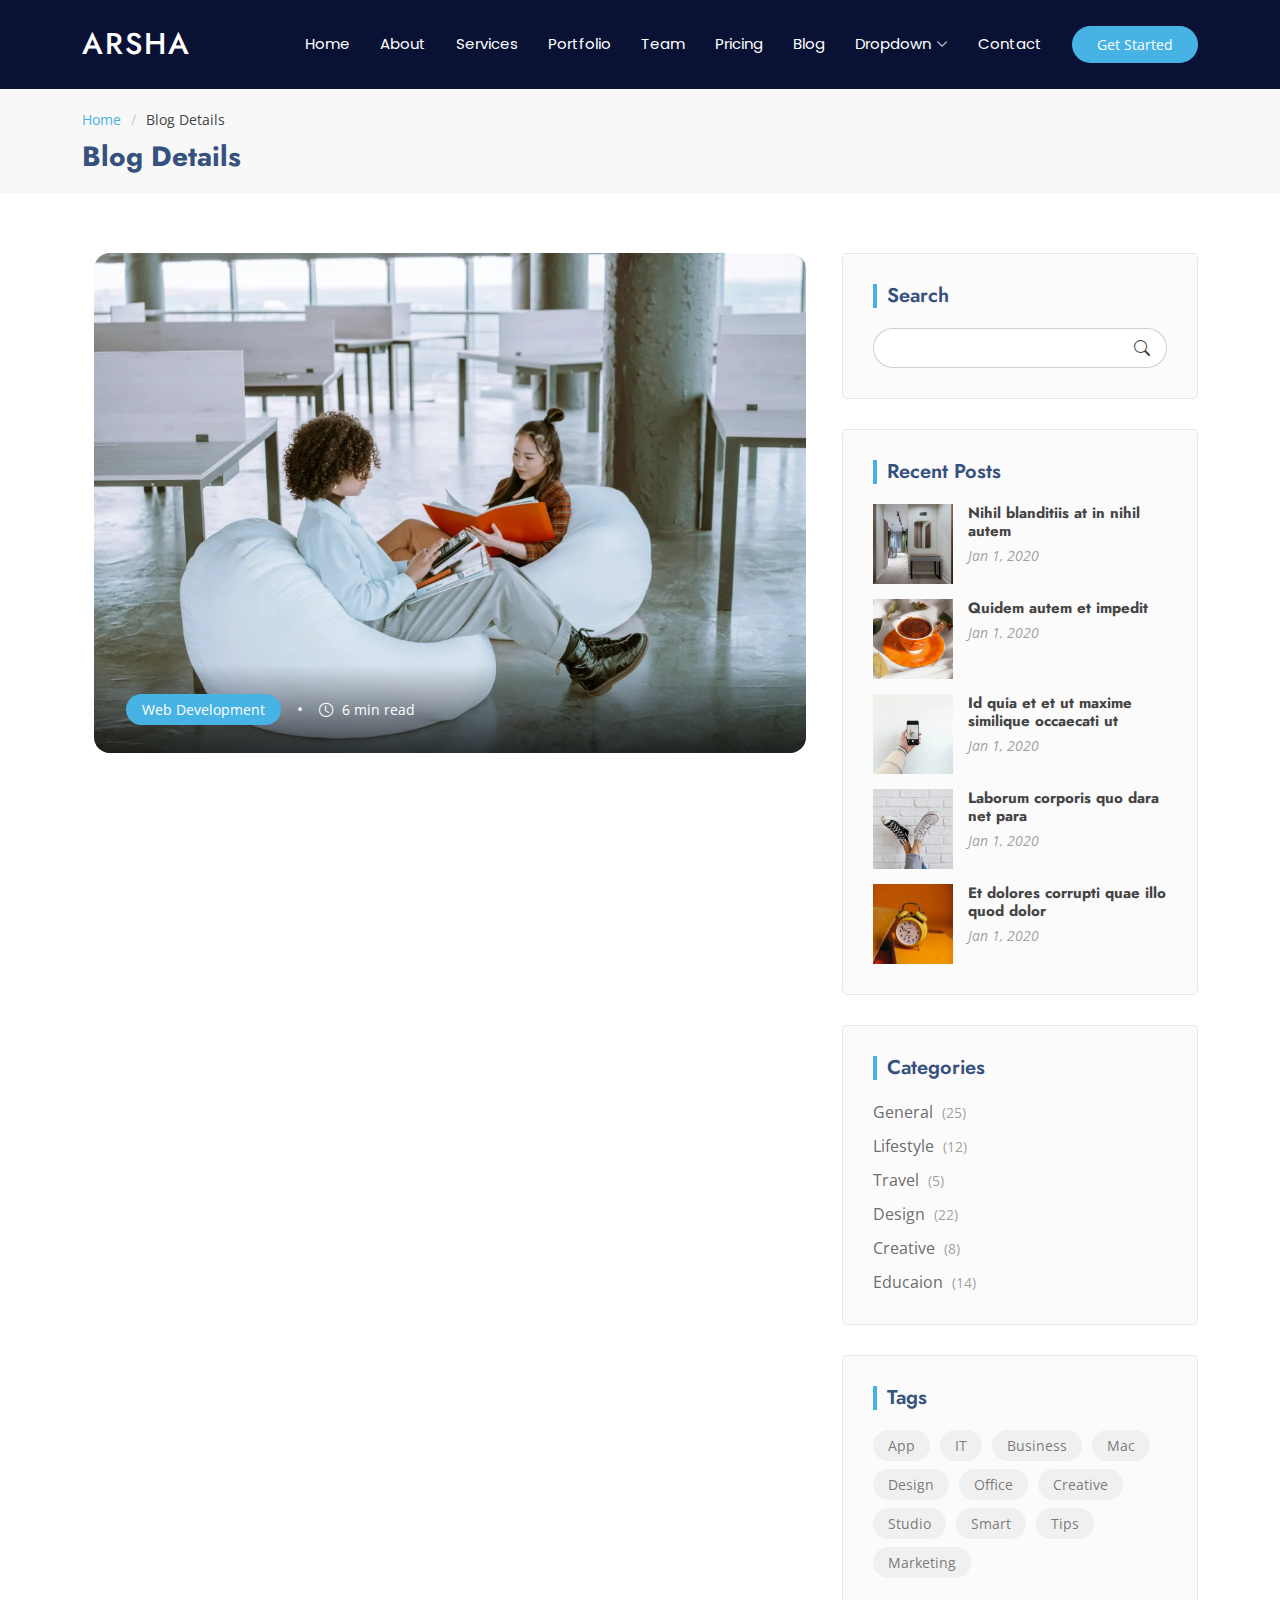
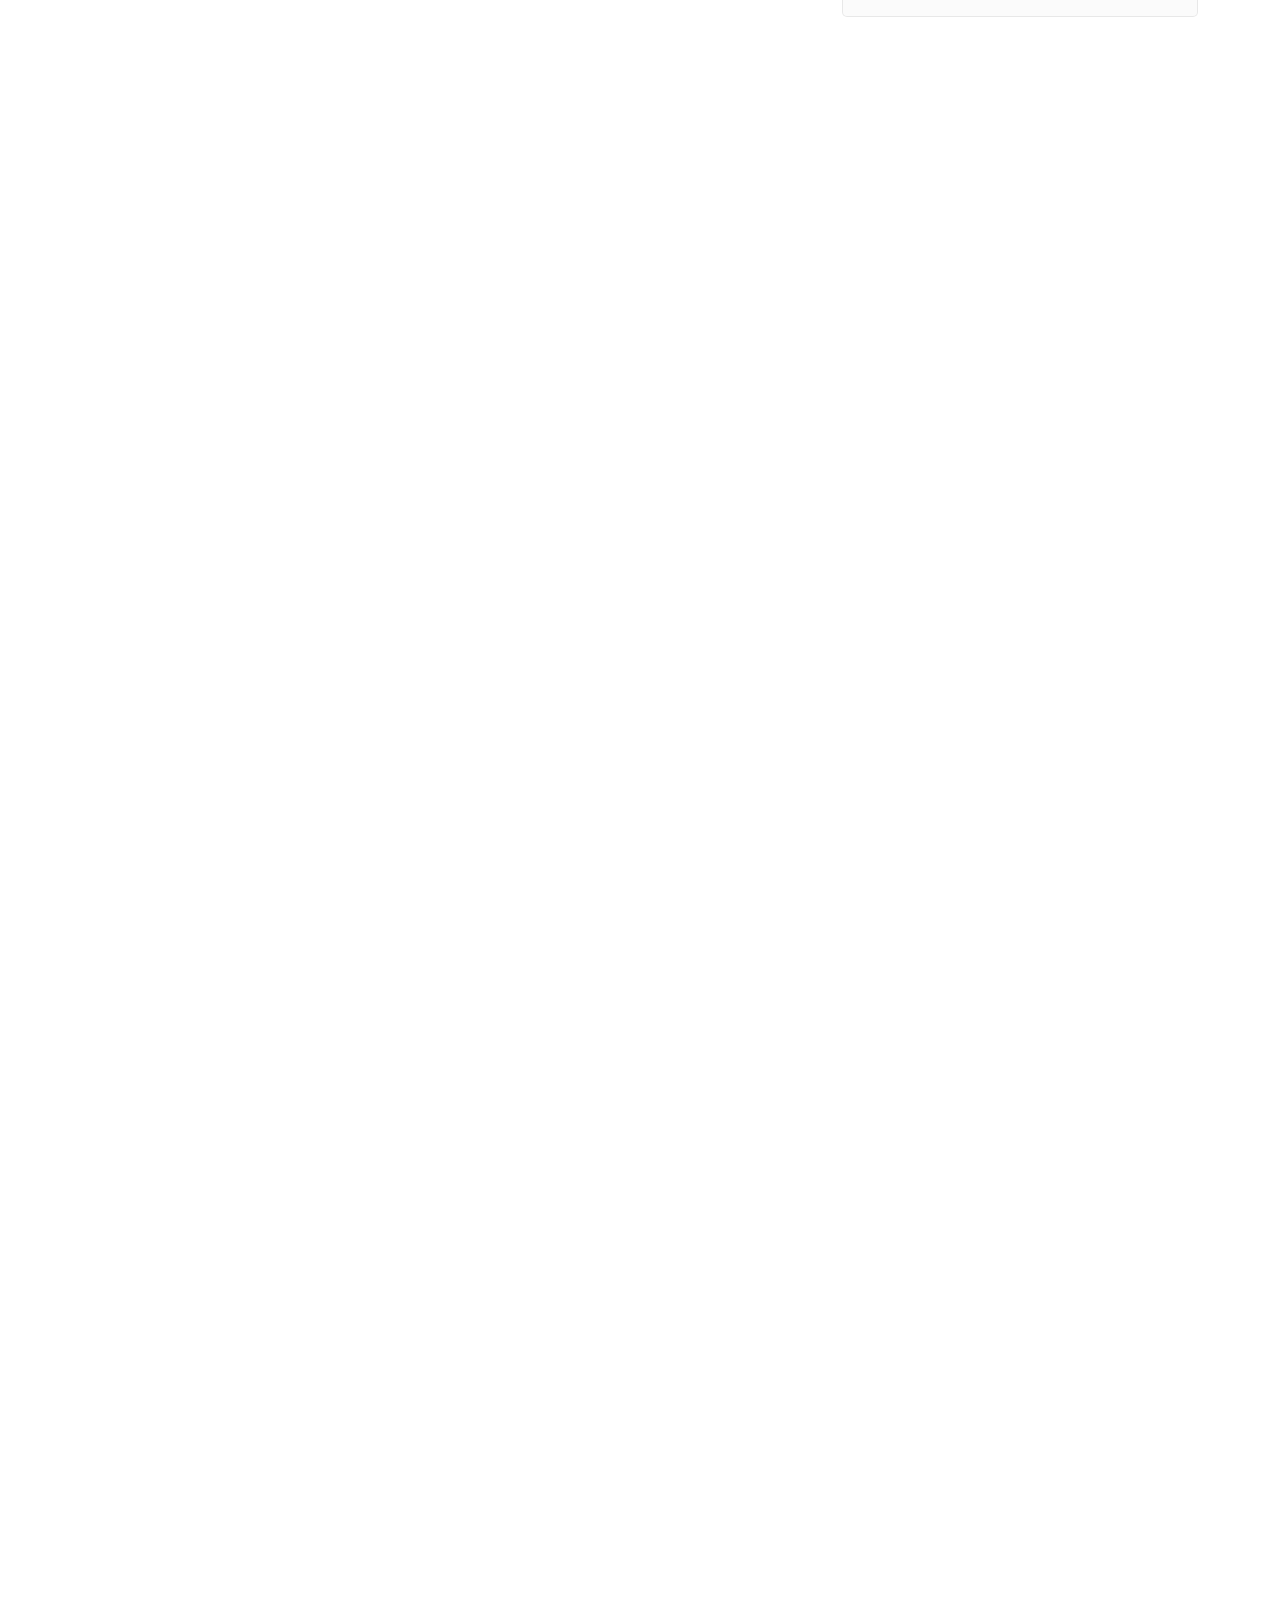
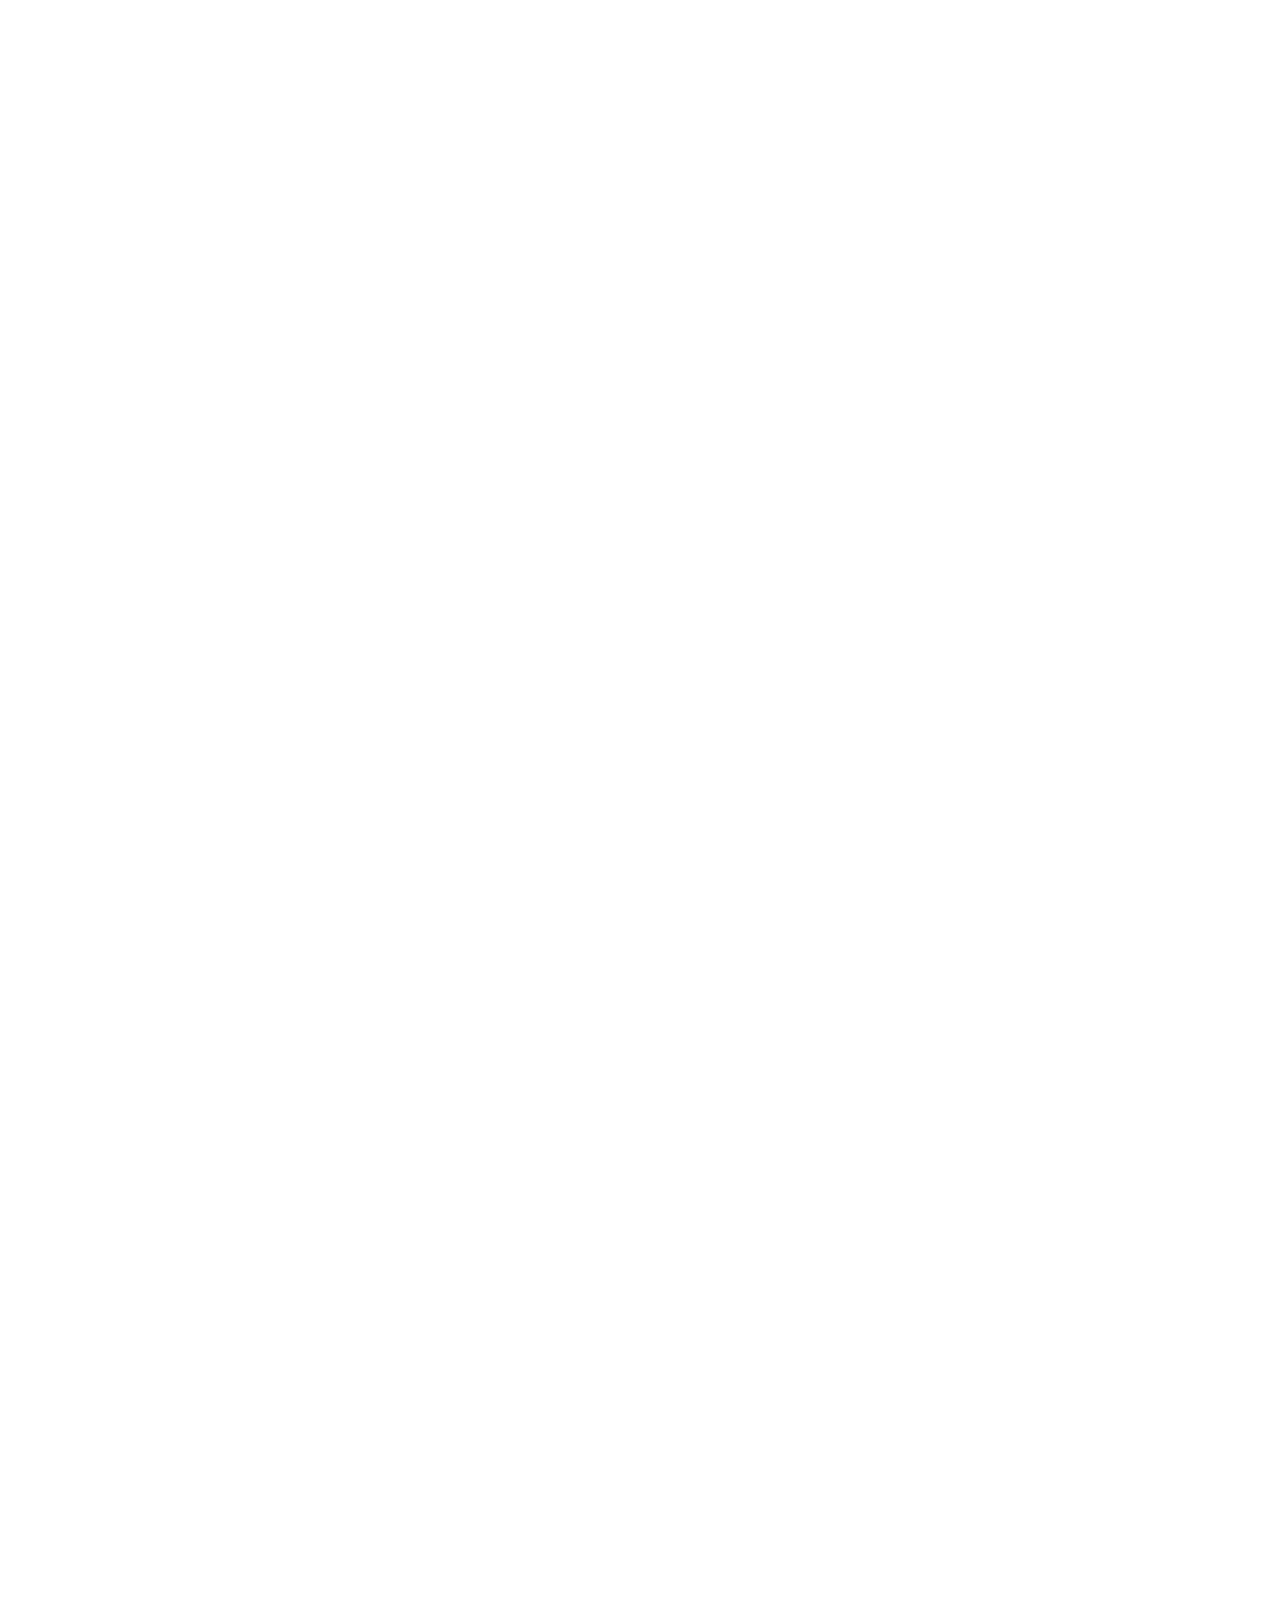
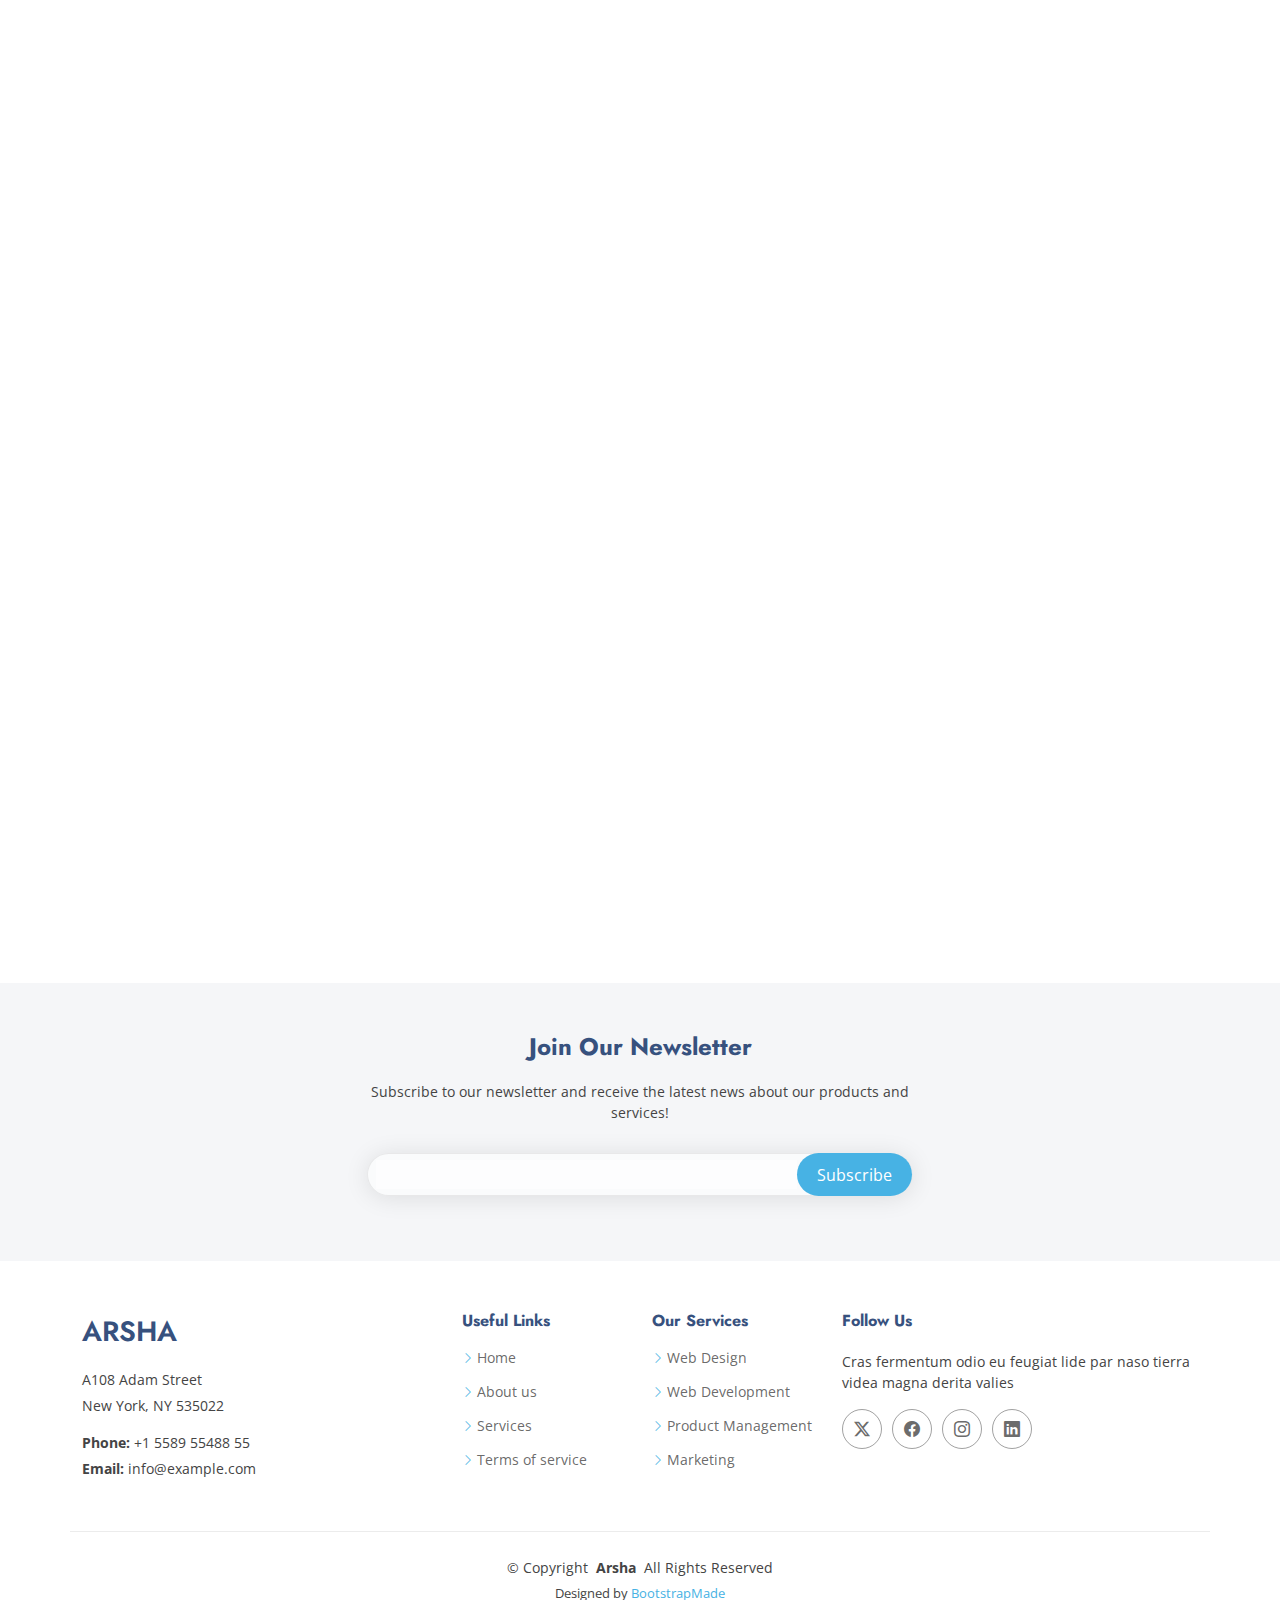
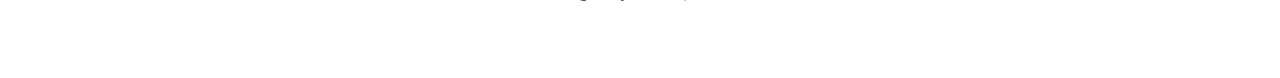
<file: blog-details.html>
<!DOCTYPE html>
<html lang="en">

<head>
  <meta charset="utf-8">
  <meta content="width=device-width, initial-scale=1.0" name="viewport">
  <title>Blog Details - Arsha Bootstrap Template</title>
  <meta name="description" content="">
  <meta name="keywords" content="">

  <!-- Favicons -->
  <link href="assets/img/favicon.png" rel="icon">
  <link href="assets/img/apple-touch-icon.png" rel="apple-touch-icon">

  <!-- Fonts -->
  <link href="https://fonts.googleapis.com" rel="preconnect">
  <link href="https://fonts.gstatic.com" rel="preconnect" crossorigin>
  <link href="https://fonts.googleapis.com/css2?family=Open+Sans:ital,wght@0,300;0,400;0,500;0,600;0,700;0,800;1,300;1,400;1,500;1,600;1,700;1,800&family=Poppins:ital,wght@0,100;0,200;0,300;0,400;0,500;0,600;0,700;0,800;0,900;1,100;1,200;1,300;1,400;1,500;1,600;1,700;1,800;1,900&family=Jost:ital,wght@0,100;0,200;0,300;0,400;0,500;0,600;0,700;0,800;0,900;1,100;1,200;1,300;1,400;1,500;1,600;1,700;1,800;1,900&display=swap" rel="stylesheet">

  <!-- Vendor CSS Files -->
  <link href="assets/vendor/bootstrap/css/bootstrap.min.css" rel="stylesheet">
  <link href="assets/vendor/bootstrap-icons/bootstrap-icons.css" rel="stylesheet">
  <link href="assets/vendor/aos/aos.css" rel="stylesheet">
  <link href="assets/vendor/glightbox/css/glightbox.min.css" rel="stylesheet">
  <link href="assets/vendor/swiper/swiper-bundle.min.css" rel="stylesheet">

  <!-- Main CSS File -->
  <link href="assets/css/main.css" rel="stylesheet">

  <!-- =======================================================
  * Template Name: Arsha
  * Template URL: https://bootstrapmade.com/arsha-free-bootstrap-html-template-corporate/
  * Updated: Feb 22 2025 with Bootstrap v5.3.3
  * Author: BootstrapMade.com
  * License: https://bootstrapmade.com/license/
  ======================================================== -->
</head>

<body class="blog-details-page">

  <header id="header" class="header d-flex align-items-center sticky-top">
    <div class="container-fluid container-xl position-relative d-flex align-items-center">

      <a href="index.html" class="logo d-flex align-items-center me-auto">
        <!-- Uncomment the line below if you also wish to use an image logo -->
        <!-- <img src="assets/img/logo.webp" alt=""> -->
        <h1 class="sitename">Arsha</h1>
      </a>

      <nav id="navmenu" class="navmenu">
        <ul>
          <li><a href="#hero">Home</a></li>
          <li><a href="#about">About</a></li>
          <li><a href="#services">Services</a></li>
          <li><a href="#portfolio">Portfolio</a></li>
          <li><a href="#team">Team</a></li>
          <li><a href="#pricing">Pricing</a></li>
          <li><a href="blog.html">Blog</a></li>
          <li class="dropdown"><a href="#"><span>Dropdown</span> <i class="bi bi-chevron-down toggle-dropdown"></i></a>
            <ul>
              <li><a href="#">Dropdown 1</a></li>
              <li class="dropdown"><a href="#"><span>Deep Dropdown</span> <i class="bi bi-chevron-down toggle-dropdown"></i></a>
                <ul>
                  <li><a href="#">Deep Dropdown 1</a></li>
                  <li><a href="#">Deep Dropdown 2</a></li>
                  <li><a href="#">Deep Dropdown 3</a></li>
                  <li><a href="#">Deep Dropdown 4</a></li>
                  <li><a href="#">Deep Dropdown 5</a></li>
                </ul>
              </li>
              <li><a href="#">Dropdown 2</a></li>
              <li><a href="#">Dropdown 3</a></li>
              <li><a href="#">Dropdown 4</a></li>
            </ul>
          </li>
          <li><a href="#contact">Contact</a></li>
        </ul>
        <i class="mobile-nav-toggle d-xl-none bi bi-list"></i>
      </nav>

      <a class="btn-getstarted" href="#about">Get Started</a>

    </div>
  </header>

  <main class="main">

    <!-- Page Title -->
    <div class="page-title" data-aos="fade">
      <div class="container">
        <nav class="breadcrumbs">
          <ol>
            <li><a href="index.html">Home</a></li>
            <li class="current">Blog Details</li>
          </ol>
        </nav>
        <h1>Blog Details</h1>
      </div>
    </div><!-- End Page Title -->

    <div class="container">
      <div class="row">

        <div class="col-lg-8">

          <!-- Blog Details Section -->
          <section id="blog-details" class="blog-details section">
            <div class="container" data-aos="fade-up">

              <article class="article">

                <div class="hero-img" data-aos="zoom-in">
                  <img src="assets/img/blog/blog-post-3.webp" alt="Featured blog image" class="img-fluid" loading="lazy">
                  <div class="meta-overlay">
                    <div class="meta-categories">
                      <a href="#" class="category">Web Development</a>
                      <span class="divider">•</span>
                      <span class="reading-time"><i class="bi bi-clock"></i> 6 min read</span>
                    </div>
                  </div>
                </div>

                <div class="article-content" data-aos="fade-up" data-aos-delay="100">
                  <div class="content-header">
                    <h1 class="title">Modern Web Development: Best Practices and Future Trends for 2025</h1>

                    <div class="author-info">
                      <div class="author-details">
                        <img src="assets/img/person/person-f-8.webp" alt="Author" class="author-img">
                        <div class="info">
                          <h4>Michael Chen</h4>
                          <span class="role">Senior Web Developer</span>
                        </div>
                      </div>
                      <div class="post-meta">
                        <span class="date"><i class="bi bi-calendar3"></i> Mar 15, 2025</span>
                        <span class="divider">•</span>
                        <span class="comments"><i class="bi bi-chat-text"></i> 18 Comments</span>
                      </div>
                    </div>
                  </div>

                  <div class="content">
                    <p class="lead">
                      The landscape of web development continues to evolve at an unprecedented pace, bringing new technologies, frameworks, and methodologies that reshape how we build modern web applications.
                    </p>

                    <p>
                      As we delve into 2025, the web development ecosystem has transformed dramatically, introducing innovative approaches to building faster, more secure, and highly engaging web experiences. This comprehensive guide explores the latest trends and best practices that are defining the future of web development.
                    </p>

                    <div class="content-image right-aligned">
                      <img src="assets/img/blog/blog-hero-2.webp" class="img-fluid" alt="Modern web development tools" loading="lazy">
                      <figcaption>Modern development environments emphasize collaboration and efficiency</figcaption>
                    </div>

                    <h2>The Rise of Web Components</h2>
                    <p>
                      Web Components have become increasingly crucial in modern web development, offering a standardized way to create reusable custom elements. Key advantages include:
                    </p>
                    <ul>
                      <li>Enhanced code reusability across different frameworks</li>
                      <li>Better encapsulation of functionality</li>
                      <li>Improved maintenance and scalability</li>
                      <li>Framework-agnostic component development</li>
                    </ul>

                    <div class="highlight-box">
                      <h3>Key Trends in 2025</h3>
                      <ul class="trend-list">
                        <li>
                          <i class="bi bi-lightning-charge"></i>
                          <span>Edge Computing and Serverless Architecture</span>
                        </li>
                        <li>
                          <i class="bi bi-shield-check"></i>
                          <span>Enhanced Security Measures</span>
                        </li>
                        <li>
                          <i class="bi bi-phone"></i>
                          <span>Progressive Web Apps (PWAs)</span>
                        </li>
                      </ul>
                    </div>

                    <h2>Performance Optimization</h2>
                    <p>
                      Performance remains a critical factor in web development, with an increasing focus on Core Web Vitals and user experience metrics. Modern applications must be optimized for both speed and efficiency.
                    </p>

                    <blockquote>
                      <p>
                        "The future of web development lies not just in writing code, but in creating seamless, accessible, and performant experiences that work for everyone, everywhere."
                      </p>
                      <cite>Emily Thompson, Web Performance Architect</cite>
                    </blockquote>

                    <div class="content-grid">
                      <div class="row g-4">
                        <div class="col-md-6">
                          <div class="info-card">
                            <i class="bi bi-speedometer2"></i>
                            <h4>Performance Metrics</h4>
                            <p>Focus on Core Web Vitals and user-centric performance metrics for better search rankings and user experience.</p>
                          </div>
                        </div>
                        <div class="col-md-6">
                          <div class="info-card">
                            <i class="bi bi-universal-access"></i>
                            <h4>Accessibility</h4>
                            <p>Implementing WCAG guidelines and ensuring web applications are accessible to all users across different devices.</p>
                          </div>
                        </div>
                      </div>
                    </div>

                    <h2>Looking Forward</h2>
                    <p>
                      As we continue through 2025, web development practices will further evolve, embracing new technologies while maintaining a strong foundation in performance, accessibility, and user experience. Staying updated with these trends and best practices is crucial for developers looking to build modern, scalable web applications.
                    </p>
                  </div>

                  <div class="meta-bottom">
                    <div class="tags-section">
                      <h4>Related Topics</h4>
                      <div class="tags">
                        <a href="#" class="tag">Web Development</a>
                        <a href="#" class="tag">Performance</a>
                        <a href="#" class="tag">Best Practices</a>
                        <a href="#" class="tag">Trends</a>
                        <a href="#" class="tag">2025</a>
                      </div>
                    </div>

                    <div class="share-section">
                      <h4>Share Article</h4>
                      <div class="social-links">
                        <a href="#" class="twitter"><i class="bi bi-twitter-x"></i></a>
                        <a href="#" class="facebook"><i class="bi bi-facebook"></i></a>
                        <a href="#" class="linkedin"><i class="bi bi-linkedin"></i></a>
                        <a href="#" class="copy-link" title="Copy Link"><i class="bi bi-link-45deg"></i></a>
                      </div>
                    </div>
                  </div>
                </div>

              </article>

            </div>
          </section><!-- /Blog Details Section -->

          <!-- Blog Comments Section -->
          <section id="blog-comments" class="blog-comments section">

            <div class="container" data-aos="fade-up" data-aos-delay="100">

              <div class="blog-comments-4">
                <div class="comments-header">
                  <h3 class="title">Community Feedback</h3>
                  <div class="comments-stats">
                    <span class="count">12</span>
                    <span class="label">Comments</span>
                  </div>
                </div>

                <div class="comments-container">
                  <!-- Comment #1 -->
                  <div class="comment-thread">
                    <div class="comment-box">
                      <div class="comment-wrapper">
                        <div class="avatar-wrapper">
                          <img src="assets/img/person/person-f-9.webp" alt="Avatar" loading="lazy">
                          <span class="status-indicator"></span>
                        </div>

                        <div class="comment-content">
                          <div class="comment-header">
                            <div class="user-info">
                              <h4>Thomas Anderson</h4>
                              <span class="time-badge">
                                <i class="bi bi-clock"></i>
                                2 hours ago
                              </span>
                            </div>
                            <div class="engagement">
                              <span class="likes">
                                <i class="bi bi-heart"></i>
                                24
                              </span>
                            </div>
                          </div>

                          <div class="comment-body">
                            <p>Nullam ac urna eu felis dapibus condimentum sit amet a augue. Sed non neque elit. Sed ut imperdiet nisi. Proin condimentum fermentum nunc.</p>
                          </div>

                          <div class="comment-actions">
                            <button class="action-btn like-btn" aria-label="Like comment">
                              <i class="bi bi-heart"></i>
                              <span>Like</span>
                            </button>
                            <button class="action-btn reply-btn" aria-label="Reply to comment">
                              <i class="bi bi-chat"></i>
                              <span>Reply</span>
                            </button>
                            <button class="action-btn share-btn" aria-label="Share comment">
                              <i class="bi bi-share"></i>
                              <span>Share</span>
                            </button>
                          </div>
                        </div>
                      </div>
                    </div>

                    <!-- Replies Container -->
                    <div class="replies-container">
                      <!-- Reply #1 -->
                      <div class="comment-box reply">
                        <div class="comment-wrapper">
                          <div class="avatar-wrapper">
                            <img src="assets/img/person/person-m-9.webp" alt="Avatar" loading="lazy">
                            <span class="status-indicator"></span>
                          </div>

                          <div class="comment-content">
                            <div class="comment-header">
                              <div class="user-info">
                                <h4>Maria Rodriguez</h4>
                                <span class="time-badge">
                                  <i class="bi bi-clock"></i>
                                  1 hour ago
                                </span>
                              </div>
                              <div class="engagement">
                                <span class="likes">
                                  <i class="bi bi-heart"></i>
                                  8
                                </span>
                              </div>
                            </div>

                            <div class="comment-body">
                              <p>Vivamus elementum semper nisi. Aenean vulputate eleifend tellus. Aenean leo ligula, porttitor eu, consequat vitae.</p>
                            </div>

                            <div class="comment-actions">
                              <button class="action-btn like-btn" aria-label="Like comment">
                                <i class="bi bi-heart"></i>
                                <span>Like</span>
                              </button>
                              <button class="action-btn reply-btn" aria-label="Reply to comment">
                                <i class="bi bi-chat"></i>
                                <span>Reply</span>
                              </button>
                              <button class="action-btn share-btn" aria-label="Share comment">
                                <i class="bi bi-share"></i>
                                <span>Share</span>
                              </button>
                            </div>
                          </div>
                        </div>
                      </div>

                      <!-- Reply #2 -->
                      <div class="comment-box reply">
                        <div class="comment-wrapper">
                          <div class="avatar-wrapper">
                            <img src="assets/img/person/person-f-9.webp" alt="Avatar" loading="lazy">
                            <span class="status-indicator"></span>
                          </div>

                          <div class="comment-content">
                            <div class="comment-header">
                              <div class="user-info">
                                <h4>Alex Chen</h4>
                                <span class="time-badge">
                                  <i class="bi bi-clock"></i>
                                  30 minutes ago
                                </span>
                              </div>
                              <div class="engagement">
                                <span class="likes">
                                  <i class="bi bi-heart"></i>
                                  5
                                </span>
                              </div>
                            </div>

                            <div class="comment-body">
                              <p>Cras dapibus. Vivamus elementum semper nisi. Aenean vulputate eleifend tellus.</p>
                            </div>

                            <div class="comment-actions">
                              <button class="action-btn like-btn" aria-label="Like comment">
                                <i class="bi bi-heart"></i>
                                <span>Like</span>
                              </button>
                              <button class="action-btn reply-btn" aria-label="Reply to comment">
                                <i class="bi bi-chat"></i>
                                <span>Reply</span>
                              </button>
                              <button class="action-btn share-btn" aria-label="Share comment">
                                <i class="bi bi-share"></i>
                                <span>Share</span>
                              </button>
                            </div>
                          </div>
                        </div>
                      </div>
                    </div>
                  </div>

                  <!-- Comment #2 -->
                  <div class="comment-thread">
                    <div class="comment-box">
                      <div class="comment-wrapper">
                        <div class="avatar-wrapper">
                          <img src="assets/img/person/person-f-7.webp" alt="Avatar" loading="lazy">
                          <span class="status-indicator"></span>
                        </div>

                        <div class="comment-content">
                          <div class="comment-header">
                            <div class="user-info">
                              <h4>Emily Watson</h4>
                              <span class="time-badge">
                                <i class="bi bi-clock"></i>
                                3 hours ago
                              </span>
                            </div>
                            <div class="engagement">
                              <span class="likes">
                                <i class="bi bi-heart"></i>
                                15
                              </span>
                            </div>
                          </div>

                          <div class="comment-body">
                            <p>Maecenas tempus, tellus eget condimentum rhoncus, sem quam semper libero, sit amet adipiscing sem neque sed ipsum.</p>
                          </div>

                          <div class="comment-actions">
                            <button class="action-btn like-btn" aria-label="Like comment">
                              <i class="bi bi-heart"></i>
                              <span>Like</span>
                            </button>
                            <button class="action-btn reply-btn" aria-label="Reply to comment">
                              <i class="bi bi-chat"></i>
                              <span>Reply</span>
                            </button>
                            <button class="action-btn share-btn" aria-label="Share comment">
                              <i class="bi bi-share"></i>
                              <span>Share</span>
                            </button>
                          </div>
                        </div>
                      </div>
                    </div>
                  </div>
                </div>
              </div>

            </div>

          </section><!-- /Blog Comments Section -->

          <!-- Blog Comment Form Section -->
          <section id="blog-comment-form" class="blog-comment-form section">

            <div class="container" data-aos="fade-up" data-aos-delay="100">

              <form method="post" role="form">

                <div class="form-header">
                  <h3>Leave a Comment</h3>
                  <p>Your email address will not be published. Required fields are marked *</p>
                </div>

                <div class="row gy-3">
                  <div class="col-md-6">
                    <div class="input-group">
                      <label for="name">Full Name *</label>
                      <input type="text" name="name" id="name" placeholder="Enter your full name" required="">
                      <span class="error-text">Please enter your name</span>
                    </div>
                  </div>

                  <div class="col-md-6">
                    <div class="input-group">
                      <label for="email">Email Address *</label>
                      <input type="email" name="email" id="email" placeholder="Enter your email address" required="">
                      <span class="error-text">Please enter a valid email address</span>
                    </div>
                  </div>

                  <div class="col-12">
                    <div class="input-group">
                      <label for="website">Website</label>
                      <input type="url" name="website" id="website" placeholder="Your website (optional)">
                    </div>
                  </div>

                  <div class="col-12">
                    <div class="input-group">
                      <label for="comment">Your Comment *</label>
                      <textarea name="comment" id="comment" rows="5" placeholder="Write your thoughts here..." required=""></textarea>
                      <span class="error-text">Please enter your comment</span>
                    </div>
                  </div>

                  <div class="col-12 text-center">
                    <button type="submit">Post Comment</button>
                  </div>
                </div>

              </form>

            </div>

          </section><!-- /Blog Comment Form Section -->

        </div>

        <div class="col-lg-4 sidebar">

          <div class="widgets-container" data-aos="fade-up" data-aos-delay="200">

            <!-- Search Widget -->
            <div class="search-widget widget-item">

              <h3 class="widget-title">Search</h3>
              <form action="">
                <input type="text">
                <button type="submit" title="Search"><i class="bi bi-search"></i></button>
              </form>

            </div><!--/Search Widget -->

            <!-- Recent Posts Widget -->
            <div class="recent-posts-widget widget-item">

              <h3 class="widget-title">Recent Posts</h3>

              <div class="post-item">
                <img src="assets/img/blog/blog-post-square-1.webp" alt="" class="flex-shrink-0">
                <div>
                  <h4><a href="blog-details.html">Nihil blanditiis at in nihil autem</a></h4>
                  <time datetime="2020-01-01">Jan 1, 2020</time>
                </div>
              </div><!-- End recent post item-->

              <div class="post-item">
                <img src="assets/img/blog/blog-post-square-2.webp" alt="" class="flex-shrink-0">
                <div>
                  <h4><a href="blog-details.html">Quidem autem et impedit</a></h4>
                  <time datetime="2020-01-01">Jan 1, 2020</time>
                </div>
              </div><!-- End recent post item-->

              <div class="post-item">
                <img src="assets/img/blog/blog-post-square-3.webp" alt="" class="flex-shrink-0">
                <div>
                  <h4><a href="blog-details.html">Id quia et et ut maxime similique occaecati ut</a></h4>
                  <time datetime="2020-01-01">Jan 1, 2020</time>
                </div>
              </div><!-- End recent post item-->

              <div class="post-item">
                <img src="assets/img/blog/blog-post-square-4.webp" alt="" class="flex-shrink-0">
                <div>
                  <h4><a href="blog-details.html">Laborum corporis quo dara net para</a></h4>
                  <time datetime="2020-01-01">Jan 1, 2020</time>
                </div>
              </div><!-- End recent post item-->

              <div class="post-item">
                <img src="assets/img/blog/blog-post-square-5.webp" alt="" class="flex-shrink-0">
                <div>
                  <h4><a href="blog-details.html">Et dolores corrupti quae illo quod dolor</a></h4>
                  <time datetime="2020-01-01">Jan 1, 2020</time>
                </div>
              </div><!-- End recent post item-->

            </div><!--/Recent Posts Widget -->

            <!-- Categories Widget -->
            <div class="categories-widget widget-item">

              <h3 class="widget-title">Categories</h3>
              <ul class="mt-3">
                <li><a href="#">General <span>(25)</span></a></li>
                <li><a href="#">Lifestyle <span>(12)</span></a></li>
                <li><a href="#">Travel <span>(5)</span></a></li>
                <li><a href="#">Design <span>(22)</span></a></li>
                <li><a href="#">Creative <span>(8)</span></a></li>
                <li><a href="#">Educaion <span>(14)</span></a></li>
              </ul>

            </div><!--/Categories Widget -->

            <!-- Tags Widget -->
            <div class="tags-widget widget-item">

              <h3 class="widget-title">Tags</h3>
              <ul>
                <li><a href="#">App</a></li>
                <li><a href="#">IT</a></li>
                <li><a href="#">Business</a></li>
                <li><a href="#">Mac</a></li>
                <li><a href="#">Design</a></li>
                <li><a href="#">Office</a></li>
                <li><a href="#">Creative</a></li>
                <li><a href="#">Studio</a></li>
                <li><a href="#">Smart</a></li>
                <li><a href="#">Tips</a></li>
                <li><a href="#">Marketing</a></li>
              </ul>

            </div><!--/Tags Widget -->

          </div>

        </div>

      </div>
    </div>

  </main>

  <footer id="footer" class="footer">

    <div class="footer-newsletter">
      <div class="container">
        <div class="row justify-content-center text-center">
          <div class="col-lg-6">
            <h4>Join Our Newsletter</h4>
            <p>Subscribe to our newsletter and receive the latest news about our products and services!</p>
            <form action="forms/newsletter.php" method="post" class="php-email-form">
              <div class="newsletter-form"><input type="email" name="email"><input type="submit" value="Subscribe"></div>
              <div class="loading">Loading</div>
              <div class="error-message"></div>
              <div class="sent-message">Your subscription request has been sent. Thank you!</div>
            </form>
          </div>
        </div>
      </div>
    </div>

    <div class="container footer-top">
      <div class="row gy-4">
        <div class="col-lg-4 col-md-6 footer-about">
          <a href="index.html" class="d-flex align-items-center">
            <span class="sitename">Arsha</span>
          </a>
          <div class="footer-contact pt-3">
            <p>A108 Adam Street</p>
            <p>New York, NY 535022</p>
            <p class="mt-3"><strong>Phone:</strong> <span>+1 5589 55488 55</span></p>
            <p><strong>Email:</strong> <span>info@example.com</span></p>
          </div>
        </div>

        <div class="col-lg-2 col-md-3 footer-links">
          <h4>Useful Links</h4>
          <ul>
            <li><i class="bi bi-chevron-right"></i> <a href="#">Home</a></li>
            <li><i class="bi bi-chevron-right"></i> <a href="#">About us</a></li>
            <li><i class="bi bi-chevron-right"></i> <a href="#">Services</a></li>
            <li><i class="bi bi-chevron-right"></i> <a href="#">Terms of service</a></li>
          </ul>
        </div>

        <div class="col-lg-2 col-md-3 footer-links">
          <h4>Our Services</h4>
          <ul>
            <li><i class="bi bi-chevron-right"></i> <a href="#">Web Design</a></li>
            <li><i class="bi bi-chevron-right"></i> <a href="#">Web Development</a></li>
            <li><i class="bi bi-chevron-right"></i> <a href="#">Product Management</a></li>
            <li><i class="bi bi-chevron-right"></i> <a href="#">Marketing</a></li>
          </ul>
        </div>

        <div class="col-lg-4 col-md-12">
          <h4>Follow Us</h4>
          <p>Cras fermentum odio eu feugiat lide par naso tierra videa magna derita valies</p>
          <div class="social-links d-flex">
            <a href=""><i class="bi bi-twitter-x"></i></a>
            <a href=""><i class="bi bi-facebook"></i></a>
            <a href=""><i class="bi bi-instagram"></i></a>
            <a href=""><i class="bi bi-linkedin"></i></a>
          </div>
        </div>

      </div>
    </div>

    <div class="container copyright text-center mt-4">
      <p>© <span>Copyright</span> <strong class="px-1 sitename">Arsha</strong> <span>All Rights Reserved</span></p>
      <div class="credits">
        <!-- All the links in the footer should remain intact. -->
        <!-- You can delete the links only if you've purchased the pro version. -->
        <!-- Licensing information: https://bootstrapmade.com/license/ -->
        <!-- Purchase the pro version with working PHP/AJAX contact form: [buy-url] -->
        Designed by <a href="https://bootstrapmade.com/">BootstrapMade</a>
      </div>
    </div>

  </footer>

  <!-- Scroll Top -->
  <a href="#" id="scroll-top" class="scroll-top d-flex align-items-center justify-content-center"><i class="bi bi-arrow-up-short"></i></a>

  <!-- Preloader -->
  <div id="preloader"></div>

  <!-- Vendor JS Files -->
  <script src="assets/vendor/bootstrap/js/bootstrap.bundle.min.js"></script>
  <script src="assets/vendor/php-email-form/validate.js"></script>
  <script src="assets/vendor/aos/aos.js"></script>
  <script src="assets/vendor/glightbox/js/glightbox.min.js"></script>
  <script src="assets/vendor/swiper/swiper-bundle.min.js"></script>
  <script src="assets/vendor/waypoints/noframework.waypoints.js"></script>
  <script src="assets/vendor/imagesloaded/imagesloaded.pkgd.min.js"></script>
  <script src="assets/vendor/isotope-layout/isotope.pkgd.min.js"></script>

  <!-- Main JS File -->
  <script src="assets/js/main.js"></script>

</body>

</html>
</file>
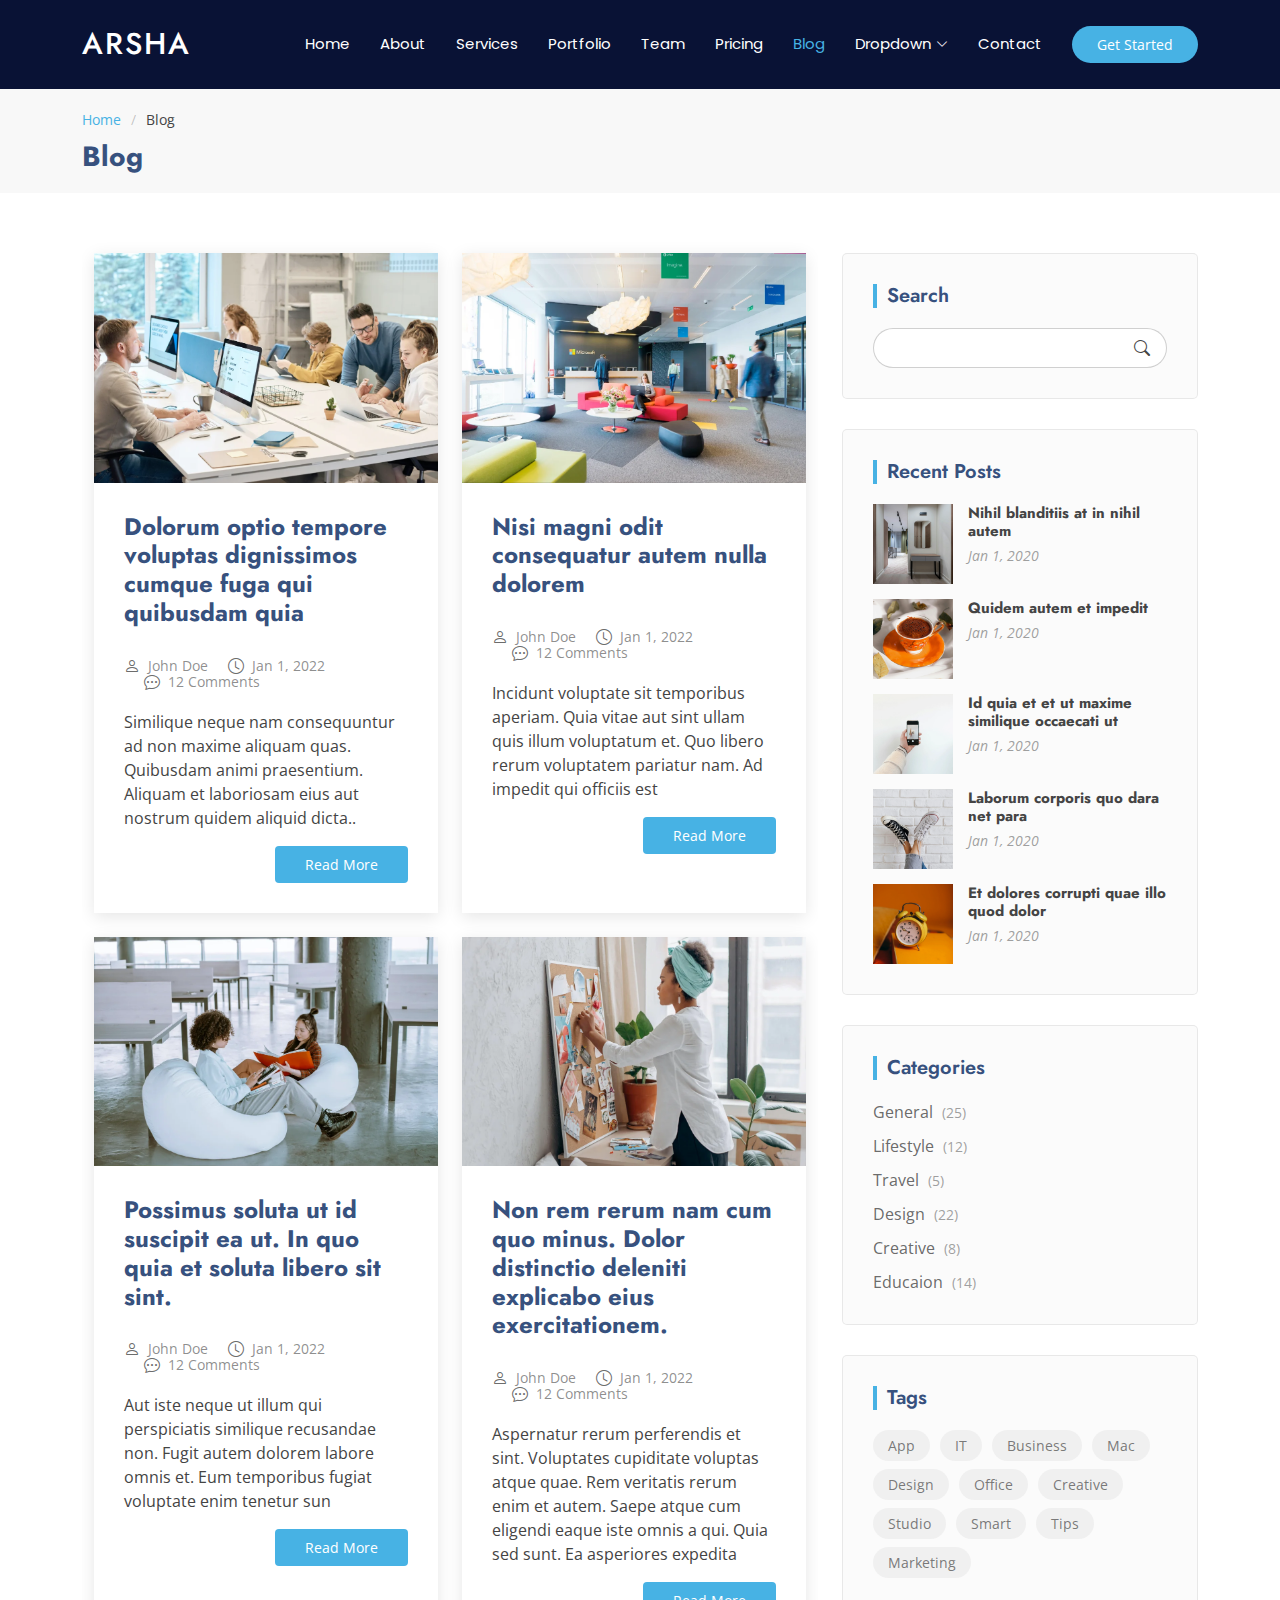
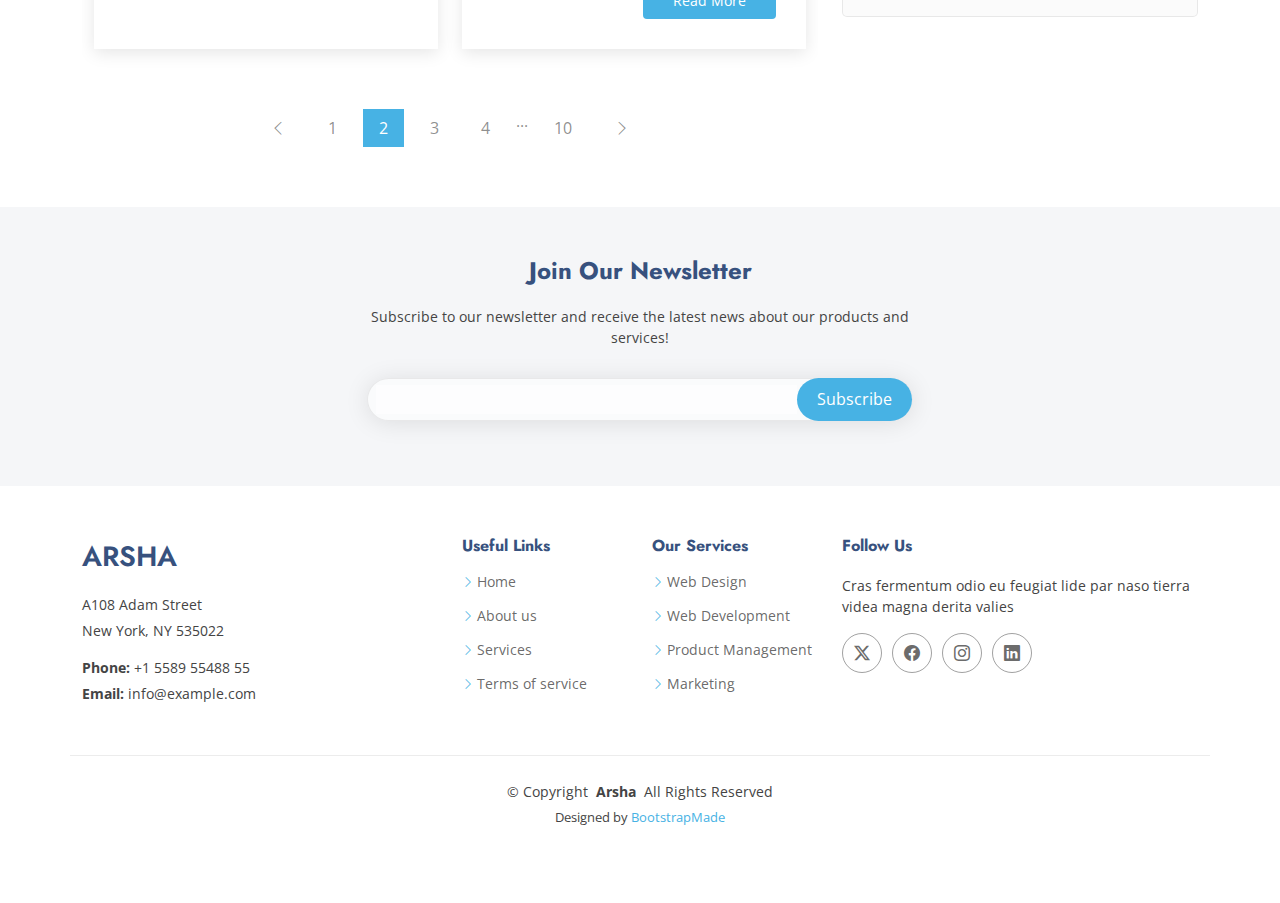
<file: blog.html>
<!DOCTYPE html>
<html lang="en">

<head>
  <meta charset="utf-8">
  <meta content="width=device-width, initial-scale=1.0" name="viewport">
  <title>Blog - Arsha Bootstrap Template</title>
  <meta name="description" content="">
  <meta name="keywords" content="">

  <!-- Favicons -->
  <link href="assets/img/favicon.png" rel="icon">
  <link href="assets/img/apple-touch-icon.png" rel="apple-touch-icon">

  <!-- Fonts -->
  <link href="https://fonts.googleapis.com" rel="preconnect">
  <link href="https://fonts.gstatic.com" rel="preconnect" crossorigin>
  <link href="https://fonts.googleapis.com/css2?family=Open+Sans:ital,wght@0,300;0,400;0,500;0,600;0,700;0,800;1,300;1,400;1,500;1,600;1,700;1,800&family=Poppins:ital,wght@0,100;0,200;0,300;0,400;0,500;0,600;0,700;0,800;0,900;1,100;1,200;1,300;1,400;1,500;1,600;1,700;1,800;1,900&family=Jost:ital,wght@0,100;0,200;0,300;0,400;0,500;0,600;0,700;0,800;0,900;1,100;1,200;1,300;1,400;1,500;1,600;1,700;1,800;1,900&display=swap" rel="stylesheet">

  <!-- Vendor CSS Files -->
  <link href="assets/vendor/bootstrap/css/bootstrap.min.css" rel="stylesheet">
  <link href="assets/vendor/bootstrap-icons/bootstrap-icons.css" rel="stylesheet">
  <link href="assets/vendor/aos/aos.css" rel="stylesheet">
  <link href="assets/vendor/glightbox/css/glightbox.min.css" rel="stylesheet">
  <link href="assets/vendor/swiper/swiper-bundle.min.css" rel="stylesheet">

  <!-- Main CSS File -->
  <link href="assets/css/main.css" rel="stylesheet">

  <!-- =======================================================
  * Template Name: Arsha
  * Template URL: https://bootstrapmade.com/arsha-free-bootstrap-html-template-corporate/
  * Updated: Feb 22 2025 with Bootstrap v5.3.3
  * Author: BootstrapMade.com
  * License: https://bootstrapmade.com/license/
  ======================================================== -->
</head>

<body class="blog-page">

  <header id="header" class="header d-flex align-items-center sticky-top">
    <div class="container-fluid container-xl position-relative d-flex align-items-center">

      <a href="index.html" class="logo d-flex align-items-center me-auto">
        <!-- Uncomment the line below if you also wish to use an image logo -->
        <!-- <img src="assets/img/logo.webp" alt=""> -->
        <h1 class="sitename">Arsha</h1>
      </a>

      <nav id="navmenu" class="navmenu">
        <ul>
          <li><a href="#hero">Home</a></li>
          <li><a href="#about">About</a></li>
          <li><a href="#services">Services</a></li>
          <li><a href="#portfolio">Portfolio</a></li>
          <li><a href="#team">Team</a></li>
          <li><a href="#pricing">Pricing</a></li>
          <li><a href="blog.html" class="active">Blog</a></li>
          <li class="dropdown"><a href="#"><span>Dropdown</span> <i class="bi bi-chevron-down toggle-dropdown"></i></a>
            <ul>
              <li><a href="#">Dropdown 1</a></li>
              <li class="dropdown"><a href="#"><span>Deep Dropdown</span> <i class="bi bi-chevron-down toggle-dropdown"></i></a>
                <ul>
                  <li><a href="#">Deep Dropdown 1</a></li>
                  <li><a href="#">Deep Dropdown 2</a></li>
                  <li><a href="#">Deep Dropdown 3</a></li>
                  <li><a href="#">Deep Dropdown 4</a></li>
                  <li><a href="#">Deep Dropdown 5</a></li>
                </ul>
              </li>
              <li><a href="#">Dropdown 2</a></li>
              <li><a href="#">Dropdown 3</a></li>
              <li><a href="#">Dropdown 4</a></li>
            </ul>
          </li>
          <li><a href="#contact">Contact</a></li>
        </ul>
        <i class="mobile-nav-toggle d-xl-none bi bi-list"></i>
      </nav>

      <a class="btn-getstarted" href="#about">Get Started</a>

    </div>
  </header>

  <main class="main">

    <!-- Page Title -->
    <div class="page-title" data-aos="fade">
      <div class="container">
        <nav class="breadcrumbs">
          <ol>
            <li><a href="index.html">Home</a></li>
            <li class="current">Blog</li>
          </ol>
        </nav>
        <h1>Blog</h1>
      </div>
    </div><!-- End Page Title -->

    <div class="container">
      <div class="row">

        <div class="col-lg-8">

          <!-- Blog Posts Section -->
          <section id="blog-posts" class="blog-posts section">

            <div class="container" data-aos="fade-up" data-aos-delay="100">

              <div class="row gy-4">

                <div class="col-lg-6">
                  <article>

                    <div class="post-img">
                      <img src="assets/img/blog/blog-post-1.webp" alt="" class="img-fluid">
                    </div>

                    <h2 class="title">
                      <a href="blog-details.html">Dolorum optio tempore voluptas dignissimos cumque fuga qui quibusdam quia</a>
                    </h2>

                    <div class="meta-top">
                      <ul>
                        <li class="d-flex align-items-center"><i class="bi bi-person"></i> <a href="blog-details.html">John Doe</a></li>
                        <li class="d-flex align-items-center"><i class="bi bi-clock"></i> <a href="blog-details.html"><time datetime="2022-01-01">Jan 1, 2022</time></a></li>
                        <li class="d-flex align-items-center"><i class="bi bi-chat-dots"></i> <a href="blog-details.html">12 Comments</a></li>
                      </ul>
                    </div>

                    <div class="content">
                      <p>
                        Similique neque nam consequuntur ad non maxime aliquam quas. Quibusdam animi praesentium. Aliquam et laboriosam eius aut nostrum quidem aliquid dicta..
                      </p>

                      <div class="read-more">
                        <a href="blog-details.html">Read More</a>
                      </div>
                    </div>

                  </article>
                </div><!-- End post list item -->

                <div class="col-lg-6">

                  <article>

                    <div class="post-img">
                      <img src="assets/img/blog/blog-post-2.webp" alt="" class="img-fluid">
                    </div>

                    <h2 class="title">
                      <a href="blog-details.html">Nisi magni odit consequatur autem nulla dolorem</a>
                    </h2>

                    <div class="meta-top">
                      <ul>
                        <li class="d-flex align-items-center"><i class="bi bi-person"></i> <a href="blog-details.html">John Doe</a></li>
                        <li class="d-flex align-items-center"><i class="bi bi-clock"></i> <a href="blog-details.html"><time datetime="2022-01-01">Jan 1, 2022</time></a></li>
                        <li class="d-flex align-items-center"><i class="bi bi-chat-dots"></i> <a href="blog-details.html">12 Comments</a></li>
                      </ul>
                    </div>

                    <div class="content">
                      <p>
                        Incidunt voluptate sit temporibus aperiam. Quia vitae aut sint ullam quis illum voluptatum et. Quo libero rerum voluptatem pariatur nam.
                        Ad impedit qui officiis est</p>
                      <div class="read-more">
                        <a href="blog-details.html">Read More</a>
                      </div>
                    </div>

                  </article>

                </div><!-- End post list item -->

                <div class="col-lg-6">

                  <article>

                    <div class="post-img">
                      <img src="assets/img/blog/blog-post-3.webp" alt="" class="img-fluid">
                    </div>

                    <h2 class="title">
                      <a href="blog-details.html">Possimus soluta ut id suscipit ea ut. In quo quia et soluta libero sit sint.</a>
                    </h2>

                    <div class="meta-top">
                      <ul>
                        <li class="d-flex align-items-center"><i class="bi bi-person"></i> <a href="blog-details.html">John Doe</a></li>
                        <li class="d-flex align-items-center"><i class="bi bi-clock"></i> <a href="blog-details.html"><time datetime="2022-01-01">Jan 1, 2022</time></a></li>
                        <li class="d-flex align-items-center"><i class="bi bi-chat-dots"></i> <a href="blog-details.html">12 Comments</a></li>
                      </ul>
                    </div>

                    <div class="content">
                      <p>
                        Aut iste neque ut illum qui perspiciatis similique recusandae non. Fugit autem dolorem labore omnis et. Eum temporibus fugiat voluptate enim tenetur sun</p>
                      <div class="read-more">
                        <a href="blog-details.html">Read More</a>
                      </div>
                    </div>

                  </article>

                </div><!-- End post list item -->

                <div class="col-lg-6">

                  <article>

                    <div class="post-img">
                      <img src="assets/img/blog/blog-post-4.webp" alt="" class="img-fluid">
                    </div>

                    <h2 class="title">
                      <a href="blog-details.html">Non rem rerum nam cum quo minus. Dolor distinctio deleniti explicabo eius exercitationem.</a>
                    </h2>

                    <div class="meta-top">
                      <ul>
                        <li class="d-flex align-items-center"><i class="bi bi-person"></i> <a href="blog-details.html">John Doe</a></li>
                        <li class="d-flex align-items-center"><i class="bi bi-clock"></i> <a href="blog-details.html"><time datetime="2022-01-01">Jan 1, 2022</time></a></li>
                        <li class="d-flex align-items-center"><i class="bi bi-chat-dots"></i> <a href="blog-details.html">12 Comments</a></li>
                      </ul>
                    </div>

                    <div class="content">
                      <p>
                        Aspernatur rerum perferendis et sint. Voluptates cupiditate voluptas atque quae. Rem veritatis rerum enim et autem. Saepe atque cum eligendi eaque iste omnis a qui.
                        Quia sed sunt. Ea asperiores expedita <br></p>
                      <div class="read-more">
                        <a href="blog-details.html">Read More</a>
                      </div>
                    </div>

                  </article>

                </div><!-- End post list item -->

              </div><!-- End blog posts list -->

            </div>

          </section><!-- /Blog Posts Section -->

          <!-- Pagination 2 Section -->
          <section id="pagination-2" class="pagination-2 section">

            <div class="container">
              <div class="d-flex justify-content-center">
                <ul>
                  <li><a href="#"><i class="bi bi-chevron-left"></i></a></li>
                  <li><a href="#">1</a></li>
                  <li><a href="#" class="active">2</a></li>
                  <li><a href="#">3</a></li>
                  <li><a href="#">4</a></li>
                  <li>...</li>
                  <li><a href="#">10</a></li>
                  <li><a href="#"><i class="bi bi-chevron-right"></i></a></li>
                </ul>
              </div>
            </div>

          </section><!-- /Pagination 2 Section -->

        </div>

        <div class="col-lg-4 sidebar">

          <div class="widgets-container" data-aos="fade-up" data-aos-delay="200">

            <!-- Search Widget -->
            <div class="search-widget widget-item">

              <h3 class="widget-title">Search</h3>
              <form action="">
                <input type="text">
                <button type="submit" title="Search"><i class="bi bi-search"></i></button>
              </form>

            </div><!--/Search Widget -->

            <!-- Recent Posts Widget -->
            <div class="recent-posts-widget widget-item">

              <h3 class="widget-title">Recent Posts</h3>

              <div class="post-item">
                <img src="assets/img/blog/blog-post-square-1.webp" alt="" class="flex-shrink-0">
                <div>
                  <h4><a href="blog-details.html">Nihil blanditiis at in nihil autem</a></h4>
                  <time datetime="2020-01-01">Jan 1, 2020</time>
                </div>
              </div><!-- End recent post item-->

              <div class="post-item">
                <img src="assets/img/blog/blog-post-square-2.webp" alt="" class="flex-shrink-0">
                <div>
                  <h4><a href="blog-details.html">Quidem autem et impedit</a></h4>
                  <time datetime="2020-01-01">Jan 1, 2020</time>
                </div>
              </div><!-- End recent post item-->

              <div class="post-item">
                <img src="assets/img/blog/blog-post-square-3.webp" alt="" class="flex-shrink-0">
                <div>
                  <h4><a href="blog-details.html">Id quia et et ut maxime similique occaecati ut</a></h4>
                  <time datetime="2020-01-01">Jan 1, 2020</time>
                </div>
              </div><!-- End recent post item-->

              <div class="post-item">
                <img src="assets/img/blog/blog-post-square-4.webp" alt="" class="flex-shrink-0">
                <div>
                  <h4><a href="blog-details.html">Laborum corporis quo dara net para</a></h4>
                  <time datetime="2020-01-01">Jan 1, 2020</time>
                </div>
              </div><!-- End recent post item-->

              <div class="post-item">
                <img src="assets/img/blog/blog-post-square-5.webp" alt="" class="flex-shrink-0">
                <div>
                  <h4><a href="blog-details.html">Et dolores corrupti quae illo quod dolor</a></h4>
                  <time datetime="2020-01-01">Jan 1, 2020</time>
                </div>
              </div><!-- End recent post item-->

            </div><!--/Recent Posts Widget -->

            <!-- Categories Widget -->
            <div class="categories-widget widget-item">

              <h3 class="widget-title">Categories</h3>
              <ul class="mt-3">
                <li><a href="#">General <span>(25)</span></a></li>
                <li><a href="#">Lifestyle <span>(12)</span></a></li>
                <li><a href="#">Travel <span>(5)</span></a></li>
                <li><a href="#">Design <span>(22)</span></a></li>
                <li><a href="#">Creative <span>(8)</span></a></li>
                <li><a href="#">Educaion <span>(14)</span></a></li>
              </ul>

            </div><!--/Categories Widget -->

            <!-- Tags Widget -->
            <div class="tags-widget widget-item">

              <h3 class="widget-title">Tags</h3>
              <ul>
                <li><a href="#">App</a></li>
                <li><a href="#">IT</a></li>
                <li><a href="#">Business</a></li>
                <li><a href="#">Mac</a></li>
                <li><a href="#">Design</a></li>
                <li><a href="#">Office</a></li>
                <li><a href="#">Creative</a></li>
                <li><a href="#">Studio</a></li>
                <li><a href="#">Smart</a></li>
                <li><a href="#">Tips</a></li>
                <li><a href="#">Marketing</a></li>
              </ul>

            </div><!--/Tags Widget -->

          </div>

        </div>

      </div>
    </div>

  </main>

  <footer id="footer" class="footer">

    <div class="footer-newsletter">
      <div class="container">
        <div class="row justify-content-center text-center">
          <div class="col-lg-6">
            <h4>Join Our Newsletter</h4>
            <p>Subscribe to our newsletter and receive the latest news about our products and services!</p>
            <form action="forms/newsletter.php" method="post" class="php-email-form">
              <div class="newsletter-form"><input type="email" name="email"><input type="submit" value="Subscribe"></div>
              <div class="loading">Loading</div>
              <div class="error-message"></div>
              <div class="sent-message">Your subscription request has been sent. Thank you!</div>
            </form>
          </div>
        </div>
      </div>
    </div>

    <div class="container footer-top">
      <div class="row gy-4">
        <div class="col-lg-4 col-md-6 footer-about">
          <a href="index.html" class="d-flex align-items-center">
            <span class="sitename">Arsha</span>
          </a>
          <div class="footer-contact pt-3">
            <p>A108 Adam Street</p>
            <p>New York, NY 535022</p>
            <p class="mt-3"><strong>Phone:</strong> <span>+1 5589 55488 55</span></p>
            <p><strong>Email:</strong> <span>info@example.com</span></p>
          </div>
        </div>

        <div class="col-lg-2 col-md-3 footer-links">
          <h4>Useful Links</h4>
          <ul>
            <li><i class="bi bi-chevron-right"></i> <a href="#">Home</a></li>
            <li><i class="bi bi-chevron-right"></i> <a href="#">About us</a></li>
            <li><i class="bi bi-chevron-right"></i> <a href="#">Services</a></li>
            <li><i class="bi bi-chevron-right"></i> <a href="#">Terms of service</a></li>
          </ul>
        </div>

        <div class="col-lg-2 col-md-3 footer-links">
          <h4>Our Services</h4>
          <ul>
            <li><i class="bi bi-chevron-right"></i> <a href="#">Web Design</a></li>
            <li><i class="bi bi-chevron-right"></i> <a href="#">Web Development</a></li>
            <li><i class="bi bi-chevron-right"></i> <a href="#">Product Management</a></li>
            <li><i class="bi bi-chevron-right"></i> <a href="#">Marketing</a></li>
          </ul>
        </div>

        <div class="col-lg-4 col-md-12">
          <h4>Follow Us</h4>
          <p>Cras fermentum odio eu feugiat lide par naso tierra videa magna derita valies</p>
          <div class="social-links d-flex">
            <a href=""><i class="bi bi-twitter-x"></i></a>
            <a href=""><i class="bi bi-facebook"></i></a>
            <a href=""><i class="bi bi-instagram"></i></a>
            <a href=""><i class="bi bi-linkedin"></i></a>
          </div>
        </div>

      </div>
    </div>

    <div class="container copyright text-center mt-4">
      <p>© <span>Copyright</span> <strong class="px-1 sitename">Arsha</strong> <span>All Rights Reserved</span></p>
      <div class="credits">
        <!-- All the links in the footer should remain intact. -->
        <!-- You can delete the links only if you've purchased the pro version. -->
        <!-- Licensing information: https://bootstrapmade.com/license/ -->
        <!-- Purchase the pro version with working PHP/AJAX contact form: [buy-url] -->
        Designed by <a href="https://bootstrapmade.com/">BootstrapMade</a>
      </div>
    </div>

  </footer>

  <!-- Scroll Top -->
  <a href="#" id="scroll-top" class="scroll-top d-flex align-items-center justify-content-center"><i class="bi bi-arrow-up-short"></i></a>

  <!-- Preloader -->
  <div id="preloader"></div>

  <!-- Vendor JS Files -->
  <script src="assets/vendor/bootstrap/js/bootstrap.bundle.min.js"></script>
  <script src="assets/vendor/php-email-form/validate.js"></script>
  <script src="assets/vendor/aos/aos.js"></script>
  <script src="assets/vendor/glightbox/js/glightbox.min.js"></script>
  <script src="assets/vendor/swiper/swiper-bundle.min.js"></script>
  <script src="assets/vendor/waypoints/noframework.waypoints.js"></script>
  <script src="assets/vendor/imagesloaded/imagesloaded.pkgd.min.js"></script>
  <script src="assets/vendor/isotope-layout/isotope.pkgd.min.js"></script>

  <!-- Main JS File -->
  <script src="assets/js/main.js"></script>

</body>

</html>
</file>
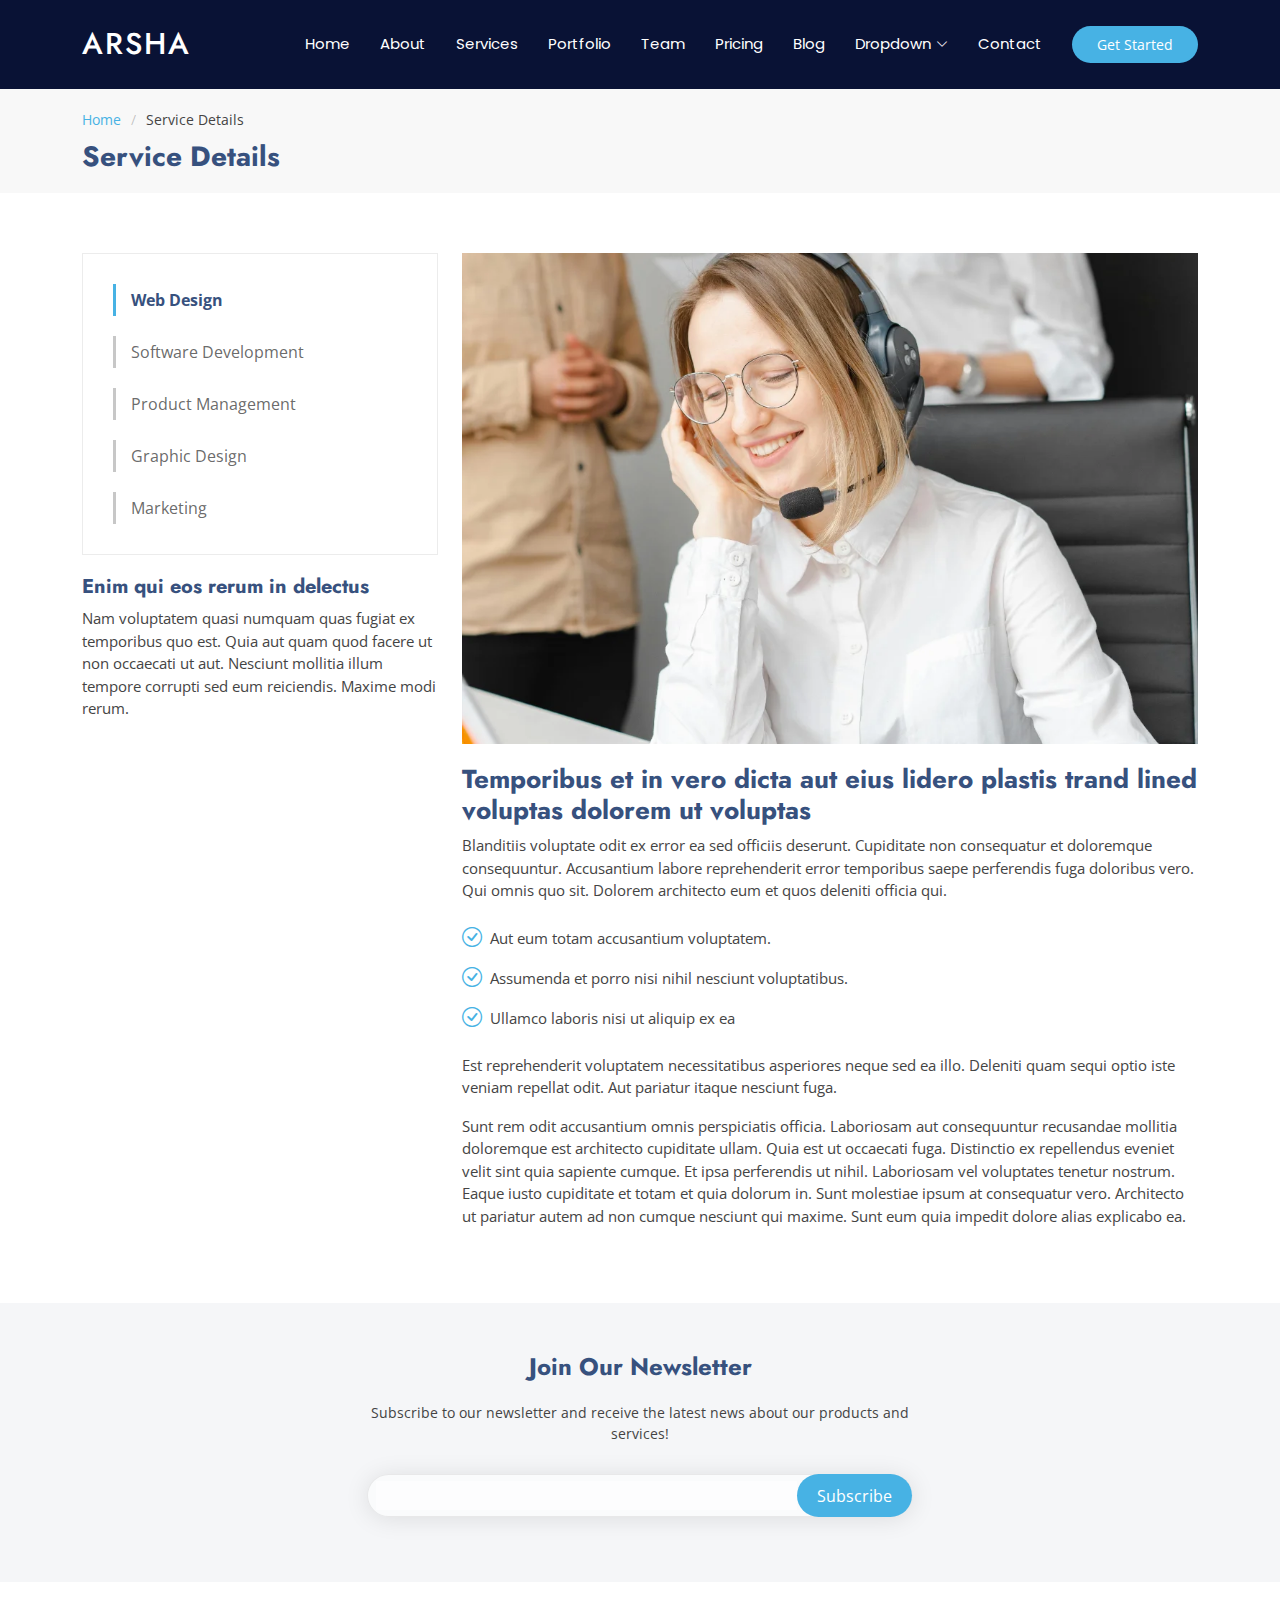
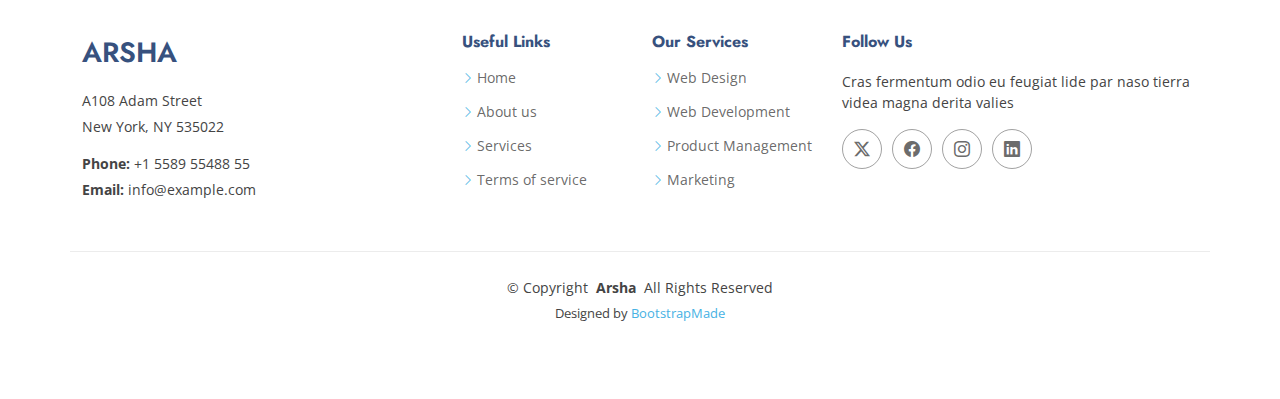
<file: service-details.html>
<!DOCTYPE html>
<html lang="en">

<head>
  <meta charset="utf-8">
  <meta content="width=device-width, initial-scale=1.0" name="viewport">
  <title>Service Details - Arsha Bootstrap Template</title>
  <meta name="description" content="">
  <meta name="keywords" content="">

  <!-- Favicons -->
  <link href="assets/img/favicon.png" rel="icon">
  <link href="assets/img/apple-touch-icon.png" rel="apple-touch-icon">

  <!-- Fonts -->
  <link href="https://fonts.googleapis.com" rel="preconnect">
  <link href="https://fonts.gstatic.com" rel="preconnect" crossorigin>
  <link href="https://fonts.googleapis.com/css2?family=Open+Sans:ital,wght@0,300;0,400;0,500;0,600;0,700;0,800;1,300;1,400;1,500;1,600;1,700;1,800&family=Poppins:ital,wght@0,100;0,200;0,300;0,400;0,500;0,600;0,700;0,800;0,900;1,100;1,200;1,300;1,400;1,500;1,600;1,700;1,800;1,900&family=Jost:ital,wght@0,100;0,200;0,300;0,400;0,500;0,600;0,700;0,800;0,900;1,100;1,200;1,300;1,400;1,500;1,600;1,700;1,800;1,900&display=swap" rel="stylesheet">

  <!-- Vendor CSS Files -->
  <link href="assets/vendor/bootstrap/css/bootstrap.min.css" rel="stylesheet">
  <link href="assets/vendor/bootstrap-icons/bootstrap-icons.css" rel="stylesheet">
  <link href="assets/vendor/aos/aos.css" rel="stylesheet">
  <link href="assets/vendor/glightbox/css/glightbox.min.css" rel="stylesheet">
  <link href="assets/vendor/swiper/swiper-bundle.min.css" rel="stylesheet">

  <!-- Main CSS File -->
  <link href="assets/css/main.css" rel="stylesheet">

  <!-- =======================================================
  * Template Name: Arsha
  * Template URL: https://bootstrapmade.com/arsha-free-bootstrap-html-template-corporate/
  * Updated: Feb 22 2025 with Bootstrap v5.3.3
  * Author: BootstrapMade.com
  * License: https://bootstrapmade.com/license/
  ======================================================== -->
</head>

<body class="service-details-page">

  <header id="header" class="header d-flex align-items-center sticky-top">
    <div class="container-fluid container-xl position-relative d-flex align-items-center">

      <a href="index.html" class="logo d-flex align-items-center me-auto">
        <!-- Uncomment the line below if you also wish to use an image logo -->
        <!-- <img src="assets/img/logo.webp" alt=""> -->
        <h1 class="sitename">Arsha</h1>
      </a>

      <nav id="navmenu" class="navmenu">
        <ul>
          <li><a href="#hero">Home</a></li>
          <li><a href="#about">About</a></li>
          <li><a href="#services">Services</a></li>
          <li><a href="#portfolio">Portfolio</a></li>
          <li><a href="#team">Team</a></li>
          <li><a href="#pricing">Pricing</a></li>
          <li><a href="blog.html">Blog</a></li>
          <li class="dropdown"><a href="#"><span>Dropdown</span> <i class="bi bi-chevron-down toggle-dropdown"></i></a>
            <ul>
              <li><a href="#">Dropdown 1</a></li>
              <li class="dropdown"><a href="#"><span>Deep Dropdown</span> <i class="bi bi-chevron-down toggle-dropdown"></i></a>
                <ul>
                  <li><a href="#">Deep Dropdown 1</a></li>
                  <li><a href="#">Deep Dropdown 2</a></li>
                  <li><a href="#">Deep Dropdown 3</a></li>
                  <li><a href="#">Deep Dropdown 4</a></li>
                  <li><a href="#">Deep Dropdown 5</a></li>
                </ul>
              </li>
              <li><a href="#">Dropdown 2</a></li>
              <li><a href="#">Dropdown 3</a></li>
              <li><a href="#">Dropdown 4</a></li>
            </ul>
          </li>
          <li><a href="#contact">Contact</a></li>
        </ul>
        <i class="mobile-nav-toggle d-xl-none bi bi-list"></i>
      </nav>

      <a class="btn-getstarted" href="#about">Get Started</a>

    </div>
  </header>

  <main class="main">

    <!-- Page Title -->
    <div class="page-title" data-aos="fade">
      <div class="container">
        <nav class="breadcrumbs">
          <ol>
            <li><a href="index.html">Home</a></li>
            <li class="current">Service Details</li>
          </ol>
        </nav>
        <h1>Service Details</h1>
      </div>
    </div><!-- End Page Title -->

    <!-- Service Details Section -->
    <section id="service-details" class="service-details section">

      <div class="container">

        <div class="row gy-4">

          <div class="col-lg-4" data-aos="fade-up" data-aos-delay="100">
            <div class="services-list">
              <a href="#" class="active">Web Design</a>
              <a href="#">Software Development</a>
              <a href="#">Product Management</a>
              <a href="#">Graphic Design</a>
              <a href="#">Marketing</a>
            </div>

            <h4>Enim qui eos rerum in delectus</h4>
            <p>Nam voluptatem quasi numquam quas fugiat ex temporibus quo est. Quia aut quam quod facere ut non occaecati ut aut. Nesciunt mollitia illum tempore corrupti sed eum reiciendis. Maxime modi rerum.</p>
          </div>

          <div class="col-lg-8" data-aos="fade-up" data-aos-delay="200">
            <img src="assets/img/services/services-4.webp" alt="" class="img-fluid services-img">
            <h3>Temporibus et in vero dicta aut eius lidero plastis trand lined voluptas dolorem ut voluptas</h3>
            <p>
              Blanditiis voluptate odit ex error ea sed officiis deserunt. Cupiditate non consequatur et doloremque consequuntur. Accusantium labore reprehenderit error temporibus saepe perferendis fuga doloribus vero. Qui omnis quo sit. Dolorem architecto eum et quos deleniti officia qui.
            </p>
            <ul>
              <li><i class="bi bi-check-circle"></i> <span>Aut eum totam accusantium voluptatem.</span></li>
              <li><i class="bi bi-check-circle"></i> <span>Assumenda et porro nisi nihil nesciunt voluptatibus.</span></li>
              <li><i class="bi bi-check-circle"></i> <span>Ullamco laboris nisi ut aliquip ex ea</span></li>
            </ul>
            <p>
              Est reprehenderit voluptatem necessitatibus asperiores neque sed ea illo. Deleniti quam sequi optio iste veniam repellat odit. Aut pariatur itaque nesciunt fuga.
            </p>
            <p>
              Sunt rem odit accusantium omnis perspiciatis officia. Laboriosam aut consequuntur recusandae mollitia doloremque est architecto cupiditate ullam. Quia est ut occaecati fuga. Distinctio ex repellendus eveniet velit sint quia sapiente cumque. Et ipsa perferendis ut nihil. Laboriosam vel voluptates tenetur nostrum. Eaque iusto cupiditate et totam et quia dolorum in. Sunt molestiae ipsum at consequatur vero. Architecto ut pariatur autem ad non cumque nesciunt qui maxime. Sunt eum quia impedit dolore alias explicabo ea.
            </p>
          </div>

        </div>

      </div>

    </section><!-- /Service Details Section -->

  </main>

  <footer id="footer" class="footer">

    <div class="footer-newsletter">
      <div class="container">
        <div class="row justify-content-center text-center">
          <div class="col-lg-6">
            <h4>Join Our Newsletter</h4>
            <p>Subscribe to our newsletter and receive the latest news about our products and services!</p>
            <form action="forms/newsletter.php" method="post" class="php-email-form">
              <div class="newsletter-form"><input type="email" name="email"><input type="submit" value="Subscribe"></div>
              <div class="loading">Loading</div>
              <div class="error-message"></div>
              <div class="sent-message">Your subscription request has been sent. Thank you!</div>
            </form>
          </div>
        </div>
      </div>
    </div>

    <div class="container footer-top">
      <div class="row gy-4">
        <div class="col-lg-4 col-md-6 footer-about">
          <a href="index.html" class="d-flex align-items-center">
            <span class="sitename">Arsha</span>
          </a>
          <div class="footer-contact pt-3">
            <p>A108 Adam Street</p>
            <p>New York, NY 535022</p>
            <p class="mt-3"><strong>Phone:</strong> <span>+1 5589 55488 55</span></p>
            <p><strong>Email:</strong> <span>info@example.com</span></p>
          </div>
        </div>

        <div class="col-lg-2 col-md-3 footer-links">
          <h4>Useful Links</h4>
          <ul>
            <li><i class="bi bi-chevron-right"></i> <a href="#">Home</a></li>
            <li><i class="bi bi-chevron-right"></i> <a href="#">About us</a></li>
            <li><i class="bi bi-chevron-right"></i> <a href="#">Services</a></li>
            <li><i class="bi bi-chevron-right"></i> <a href="#">Terms of service</a></li>
          </ul>
        </div>

        <div class="col-lg-2 col-md-3 footer-links">
          <h4>Our Services</h4>
          <ul>
            <li><i class="bi bi-chevron-right"></i> <a href="#">Web Design</a></li>
            <li><i class="bi bi-chevron-right"></i> <a href="#">Web Development</a></li>
            <li><i class="bi bi-chevron-right"></i> <a href="#">Product Management</a></li>
            <li><i class="bi bi-chevron-right"></i> <a href="#">Marketing</a></li>
          </ul>
        </div>

        <div class="col-lg-4 col-md-12">
          <h4>Follow Us</h4>
          <p>Cras fermentum odio eu feugiat lide par naso tierra videa magna derita valies</p>
          <div class="social-links d-flex">
            <a href=""><i class="bi bi-twitter-x"></i></a>
            <a href=""><i class="bi bi-facebook"></i></a>
            <a href=""><i class="bi bi-instagram"></i></a>
            <a href=""><i class="bi bi-linkedin"></i></a>
          </div>
        </div>

      </div>
    </div>

    <div class="container copyright text-center mt-4">
      <p>© <span>Copyright</span> <strong class="px-1 sitename">Arsha</strong> <span>All Rights Reserved</span></p>
      <div class="credits">
        <!-- All the links in the footer should remain intact. -->
        <!-- You can delete the links only if you've purchased the pro version. -->
        <!-- Licensing information: https://bootstrapmade.com/license/ -->
        <!-- Purchase the pro version with working PHP/AJAX contact form: [buy-url] -->
        Designed by <a href="https://bootstrapmade.com/">BootstrapMade</a>
      </div>
    </div>

  </footer>

  <!-- Scroll Top -->
  <a href="#" id="scroll-top" class="scroll-top d-flex align-items-center justify-content-center"><i class="bi bi-arrow-up-short"></i></a>

  <!-- Preloader -->
  <div id="preloader"></div>

  <!-- Vendor JS Files -->
  <script src="assets/vendor/bootstrap/js/bootstrap.bundle.min.js"></script>
  <script src="assets/vendor/php-email-form/validate.js"></script>
  <script src="assets/vendor/aos/aos.js"></script>
  <script src="assets/vendor/glightbox/js/glightbox.min.js"></script>
  <script src="assets/vendor/swiper/swiper-bundle.min.js"></script>
  <script src="assets/vendor/waypoints/noframework.waypoints.js"></script>
  <script src="assets/vendor/imagesloaded/imagesloaded.pkgd.min.js"></script>
  <script src="assets/vendor/isotope-layout/isotope.pkgd.min.js"></script>

  <!-- Main JS File -->
  <script src="assets/js/main.js"></script>

</body>

</html>
</file>
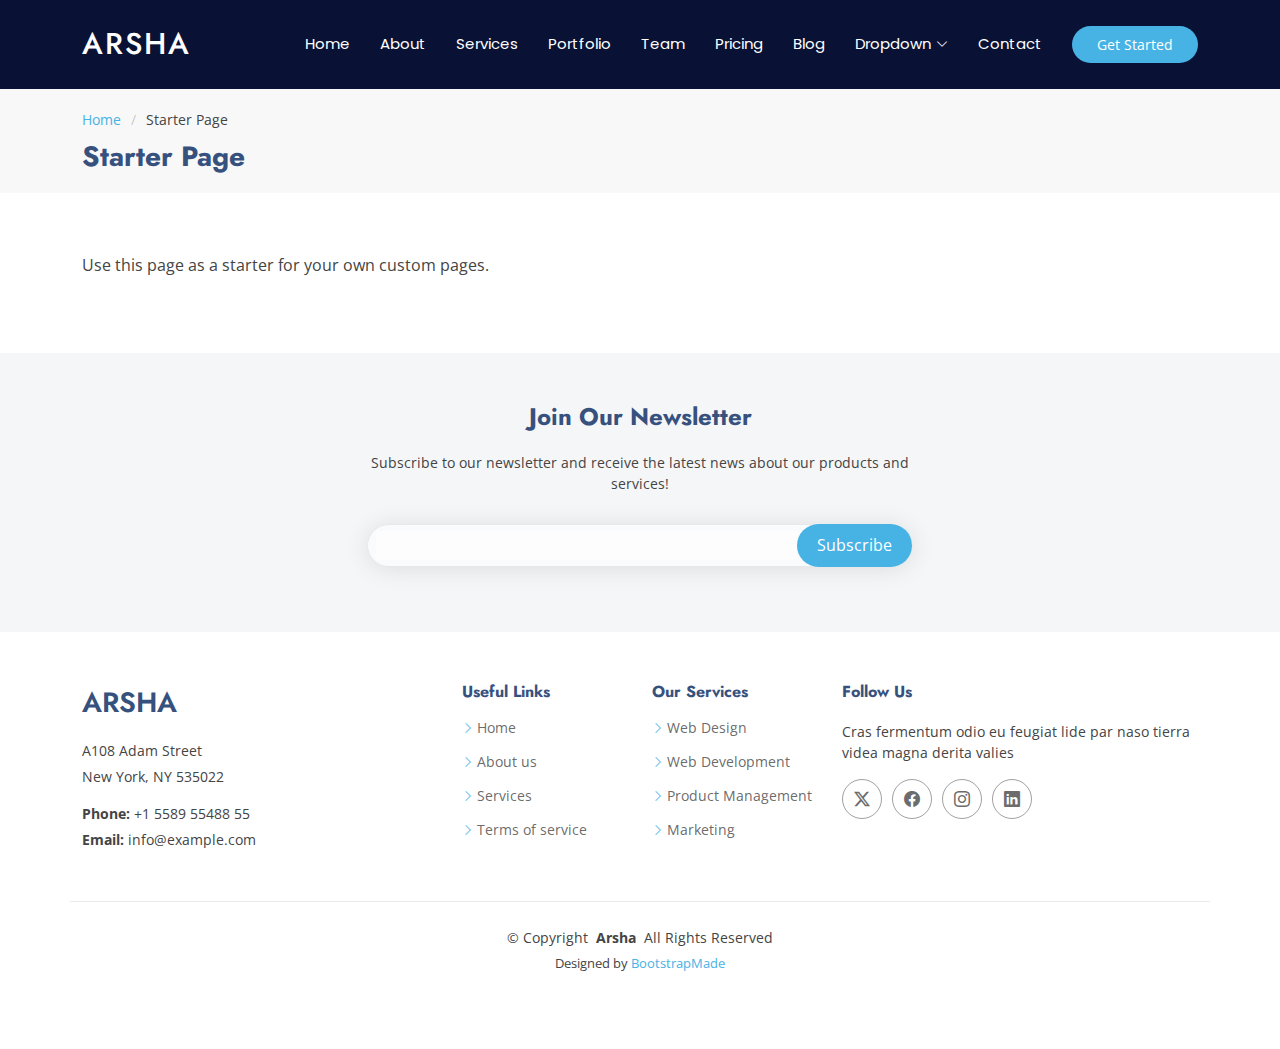
<file: starter-page.html>
<!DOCTYPE html>
<html lang="en">

<head>
  <meta charset="utf-8">
  <meta content="width=device-width, initial-scale=1.0" name="viewport">
  <title>Starter Page - Arsha Bootstrap Template</title>
  <meta name="description" content="">
  <meta name="keywords" content="">

  <!-- Favicons -->
  <link href="assets/img/favicon.png" rel="icon">
  <link href="assets/img/apple-touch-icon.png" rel="apple-touch-icon">

  <!-- Fonts -->
  <link href="https://fonts.googleapis.com" rel="preconnect">
  <link href="https://fonts.gstatic.com" rel="preconnect" crossorigin>
  <link href="https://fonts.googleapis.com/css2?family=Open+Sans:ital,wght@0,300;0,400;0,500;0,600;0,700;0,800;1,300;1,400;1,500;1,600;1,700;1,800&family=Poppins:ital,wght@0,100;0,200;0,300;0,400;0,500;0,600;0,700;0,800;0,900;1,100;1,200;1,300;1,400;1,500;1,600;1,700;1,800;1,900&family=Jost:ital,wght@0,100;0,200;0,300;0,400;0,500;0,600;0,700;0,800;0,900;1,100;1,200;1,300;1,400;1,500;1,600;1,700;1,800;1,900&display=swap" rel="stylesheet">

  <!-- Vendor CSS Files -->
  <link href="assets/vendor/bootstrap/css/bootstrap.min.css" rel="stylesheet">
  <link href="assets/vendor/bootstrap-icons/bootstrap-icons.css" rel="stylesheet">
  <link href="assets/vendor/aos/aos.css" rel="stylesheet">
  <link href="assets/vendor/glightbox/css/glightbox.min.css" rel="stylesheet">
  <link href="assets/vendor/swiper/swiper-bundle.min.css" rel="stylesheet">

  <!-- Main CSS File -->
  <link href="assets/css/main.css" rel="stylesheet">

  <!-- =======================================================
  * Template Name: Arsha
  * Template URL: https://bootstrapmade.com/arsha-free-bootstrap-html-template-corporate/
  * Updated: Feb 22 2025 with Bootstrap v5.3.3
  * Author: BootstrapMade.com
  * License: https://bootstrapmade.com/license/
  ======================================================== -->
</head>

<body class="starter-page-page">

  <header id="header" class="header d-flex align-items-center sticky-top">
    <div class="container-fluid container-xl position-relative d-flex align-items-center">

      <a href="index.html" class="logo d-flex align-items-center me-auto">
        <!-- Uncomment the line below if you also wish to use an image logo -->
        <!-- <img src="assets/img/logo.webp" alt=""> -->
        <h1 class="sitename">Arsha</h1>
      </a>

      <nav id="navmenu" class="navmenu">
        <ul>
          <li><a href="#hero">Home</a></li>
          <li><a href="#about">About</a></li>
          <li><a href="#services">Services</a></li>
          <li><a href="#portfolio">Portfolio</a></li>
          <li><a href="#team">Team</a></li>
          <li><a href="#pricing">Pricing</a></li>
          <li><a href="blog.html">Blog</a></li>
          <li class="dropdown"><a href="#"><span>Dropdown</span> <i class="bi bi-chevron-down toggle-dropdown"></i></a>
            <ul>
              <li><a href="#">Dropdown 1</a></li>
              <li class="dropdown"><a href="#"><span>Deep Dropdown</span> <i class="bi bi-chevron-down toggle-dropdown"></i></a>
                <ul>
                  <li><a href="#">Deep Dropdown 1</a></li>
                  <li><a href="#">Deep Dropdown 2</a></li>
                  <li><a href="#">Deep Dropdown 3</a></li>
                  <li><a href="#">Deep Dropdown 4</a></li>
                  <li><a href="#">Deep Dropdown 5</a></li>
                </ul>
              </li>
              <li><a href="#">Dropdown 2</a></li>
              <li><a href="#">Dropdown 3</a></li>
              <li><a href="#">Dropdown 4</a></li>
            </ul>
          </li>
          <li><a href="#contact">Contact</a></li>
        </ul>
        <i class="mobile-nav-toggle d-xl-none bi bi-list"></i>
      </nav>

      <a class="btn-getstarted" href="#about">Get Started</a>

    </div>
  </header>

  <main class="main">

    <!-- Page Title -->
    <div class="page-title" data-aos="fade">
      <div class="container">
        <nav class="breadcrumbs">
          <ol>
            <li><a href="index.html">Home</a></li>
            <li class="current">Starter Page</li>
          </ol>
        </nav>
        <h1>Starter Page</h1>
      </div>
    </div><!-- End Page Title -->

    <!-- Starter Section Section -->
    <section id="starter-section" class="starter-section section">

      <div class="container" data-aos="fade-up">
        <p>Use this page as a starter for your own custom pages.</p>
      </div>

    </section><!-- /Starter Section Section -->

  </main>

  <footer id="footer" class="footer">

    <div class="footer-newsletter">
      <div class="container">
        <div class="row justify-content-center text-center">
          <div class="col-lg-6">
            <h4>Join Our Newsletter</h4>
            <p>Subscribe to our newsletter and receive the latest news about our products and services!</p>
            <form action="forms/newsletter.php" method="post" class="php-email-form">
              <div class="newsletter-form"><input type="email" name="email"><input type="submit" value="Subscribe"></div>
              <div class="loading">Loading</div>
              <div class="error-message"></div>
              <div class="sent-message">Your subscription request has been sent. Thank you!</div>
            </form>
          </div>
        </div>
      </div>
    </div>

    <div class="container footer-top">
      <div class="row gy-4">
        <div class="col-lg-4 col-md-6 footer-about">
          <a href="index.html" class="d-flex align-items-center">
            <span class="sitename">Arsha</span>
          </a>
          <div class="footer-contact pt-3">
            <p>A108 Adam Street</p>
            <p>New York, NY 535022</p>
            <p class="mt-3"><strong>Phone:</strong> <span>+1 5589 55488 55</span></p>
            <p><strong>Email:</strong> <span>info@example.com</span></p>
          </div>
        </div>

        <div class="col-lg-2 col-md-3 footer-links">
          <h4>Useful Links</h4>
          <ul>
            <li><i class="bi bi-chevron-right"></i> <a href="#">Home</a></li>
            <li><i class="bi bi-chevron-right"></i> <a href="#">About us</a></li>
            <li><i class="bi bi-chevron-right"></i> <a href="#">Services</a></li>
            <li><i class="bi bi-chevron-right"></i> <a href="#">Terms of service</a></li>
          </ul>
        </div>

        <div class="col-lg-2 col-md-3 footer-links">
          <h4>Our Services</h4>
          <ul>
            <li><i class="bi bi-chevron-right"></i> <a href="#">Web Design</a></li>
            <li><i class="bi bi-chevron-right"></i> <a href="#">Web Development</a></li>
            <li><i class="bi bi-chevron-right"></i> <a href="#">Product Management</a></li>
            <li><i class="bi bi-chevron-right"></i> <a href="#">Marketing</a></li>
          </ul>
        </div>

        <div class="col-lg-4 col-md-12">
          <h4>Follow Us</h4>
          <p>Cras fermentum odio eu feugiat lide par naso tierra videa magna derita valies</p>
          <div class="social-links d-flex">
            <a href=""><i class="bi bi-twitter-x"></i></a>
            <a href=""><i class="bi bi-facebook"></i></a>
            <a href=""><i class="bi bi-instagram"></i></a>
            <a href=""><i class="bi bi-linkedin"></i></a>
          </div>
        </div>

      </div>
    </div>

    <div class="container copyright text-center mt-4">
      <p>© <span>Copyright</span> <strong class="px-1 sitename">Arsha</strong> <span>All Rights Reserved</span></p>
      <div class="credits">
        <!-- All the links in the footer should remain intact. -->
        <!-- You can delete the links only if you've purchased the pro version. -->
        <!-- Licensing information: https://bootstrapmade.com/license/ -->
        <!-- Purchase the pro version with working PHP/AJAX contact form: [buy-url] -->
        Designed by <a href="https://bootstrapmade.com/">BootstrapMade</a>
      </div>
    </div>

  </footer>

  <!-- Scroll Top -->
  <a href="#" id="scroll-top" class="scroll-top d-flex align-items-center justify-content-center"><i class="bi bi-arrow-up-short"></i></a>

  <!-- Preloader -->
  <div id="preloader"></div>

  <!-- Vendor JS Files -->
  <script src="assets/vendor/bootstrap/js/bootstrap.bundle.min.js"></script>
  <script src="assets/vendor/php-email-form/validate.js"></script>
  <script src="assets/vendor/aos/aos.js"></script>
  <script src="assets/vendor/glightbox/js/glightbox.min.js"></script>
  <script src="assets/vendor/swiper/swiper-bundle.min.js"></script>
  <script src="assets/vendor/waypoints/noframework.waypoints.js"></script>
  <script src="assets/vendor/imagesloaded/imagesloaded.pkgd.min.js"></script>
  <script src="assets/vendor/isotope-layout/isotope.pkgd.min.js"></script>

  <!-- Main JS File -->
  <script src="assets/js/main.js"></script>

</body>

</html>
</file>
<file: assets/css/main.css>
/**
* Template Name: Arsha
* Template URL: https://bootstrapmade.com/arsha-free-bootstrap-html-template-corporate/
* Updated: Feb 22 2025 with Bootstrap v5.3.3
* Author: BootstrapMade.com
* License: https://bootstrapmade.com/license/
*/

/*--------------------------------------------------------------
# Font & Color Variables
# Help: https://bootstrapmade.com/color-system/
--------------------------------------------------------------*/
/* Fonts */
:root {
  --default-font: "Open Sans",  system-ui, -apple-system, "Segoe UI", Roboto, "Helvetica Neue", Arial, "Noto Sans", "Liberation Sans", sans-serif, "Apple Color Emoji", "Segoe UI Emoji", "Segoe UI Symbol", "Noto Color Emoji";
  --heading-font: "Jost",  sans-serif;
  --nav-font: "Poppins",  sans-serif;
}

/* Global Colors - The following color variables are used throughout the website. Updating them here will change the color scheme of the entire website */
:root { 
  --background-color: #ffffff; /* Background color for the entire website, including individual sections */
  --default-color: #444444; /* Default color used for the majority of the text content across the entire website */
  --heading-color: #37517e; /* Color for headings, subheadings and title throughout the website */
  --accent-color: #47b2e4; /* Accent color that represents your brand on the website. It's used for buttons, links, and other elements that need to stand out */
  --surface-color: #ffffff; /* The surface color is used as a background of boxed elements within sections, such as cards, icon boxes, or other elements that require a visual separation from the global background. */
  --contrast-color: #ffffff; /* Contrast color for text, ensuring readability against backgrounds of accent, heading, or default colors. */
}

/* Nav Menu Colors - The following color variables are used specifically for the navigation menu. They are separate from the global colors to allow for more customization options */
:root {
  --nav-color: #ffffff;  /* The default color of the main navmenu links */
  --nav-hover-color: #47b2e4; /* Applied to main navmenu links when they are hovered over or active */
  --nav-mobile-background-color: #ffffff; /* Used as the background color for mobile navigation menu */
  --nav-dropdown-background-color: #ffffff; /* Used as the background color for dropdown items that appear when hovering over primary navigation items */
  --nav-dropdown-color: #444444; /* Used for navigation links of the dropdown items in the navigation menu. */
  --nav-dropdown-hover-color: #47b2e4; /* Similar to --nav-hover-color, this color is applied to dropdown navigation links when they are hovered over. */
}

/* Color Presets - These classes override global colors when applied to any section or element, providing reuse of the sam color scheme. */

.light-background {
  --background-color: #f5f6f8;
  --surface-color: #ffffff;
}

.dark-background {
  --background-color: #091235;
  --default-color: #ffffff;
  --heading-color: #ffffff;
  --surface-color: #4668a2;
  --contrast-color: #ffffff;
}

/* Smooth scroll */
:root {
  scroll-behavior: smooth;
}

/*--------------------------------------------------------------
# General Styling & Shared Classes
--------------------------------------------------------------*/
body {
  color: var(--default-color);
  background-color: var(--background-color);
  font-family: var(--default-font);
}

a {
  color: var(--accent-color);
  text-decoration: none;
  transition: 0.3s;
}

a:hover {
  color: color-mix(in srgb, var(--accent-color), transparent 25%);
  text-decoration: none;
}

h1,
h2,
h3,
h4,
h5,
h6 {
  color: var(--heading-color);
  font-family: var(--heading-font);
}

/* PHP Email Form Messages
------------------------------*/
.php-email-form .error-message {
  display: none;
  background: #df1529;
  color: #ffffff;
  text-align: left;
  padding: 15px;
  margin-bottom: 24px;
  font-weight: 600;
}

.php-email-form .sent-message {
  display: none;
  color: #ffffff;
  background: #059652;
  text-align: center;
  padding: 15px;
  margin-bottom: 24px;
  font-weight: 600;
}

.php-email-form .loading {
  display: none;
  background: var(--surface-color);
  text-align: center;
  padding: 15px;
  margin-bottom: 24px;
}

.php-email-form .loading:before {
  content: "";
  display: inline-block;
  border-radius: 50%;
  width: 24px;
  height: 24px;
  margin: 0 10px -6px 0;
  border: 3px solid var(--accent-color);
  border-top-color: var(--surface-color);
  animation: php-email-form-loading 1s linear infinite;
}

@keyframes php-email-form-loading {
  0% {
    transform: rotate(0deg);
  }

  100% {
    transform: rotate(360deg);
  }
}

/*--------------------------------------------------------------
# Global Header
--------------------------------------------------------------*/
.header {
  --background-color: #091235;
  --heading-color: #ffffff;
  color: var(--default-color);
  background-color: var(--background-color);
  padding: 15px 0;
  transition: all 0.5s;
  z-index: 997;
}

.header .logo {
  line-height: 1;
}

.header .logo img {
  max-height: 36px;
  margin-right: 8px;
}

.header .logo h1 {
  font-size: 30px;
  margin: 0;
  font-weight: 500;
  color: var(--heading-color);
  letter-spacing: 2px;
  text-transform: uppercase;
}

.header .btn-getstarted,
.header .btn-getstarted:focus {
  color: var(--contrast-color);
  background: var(--accent-color);
  font-size: 14px;
  padding: 8px 25px;
  margin: 0 0 0 30px;
  border-radius: 50px;
  transition: 0.3s;
}

.header .btn-getstarted:hover,
.header .btn-getstarted:focus:hover {
  color: var(--contrast-color);
  background: color-mix(in srgb, var(--accent-color), transparent 15%);
}

@media (max-width: 1200px) {
  .header .logo {
    order: 1;
  }

  .header .btn-getstarted {
    order: 2;
    margin: 0 15px 0 0;
    padding: 6px 15px;
  }

  .header .navmenu {
    order: 3;
  }
}

/* Index Page Header
------------------------------*/
.index-page .header {
  --background-color: rgba(255, 255, 255, 0);
  --heading-color: #ffffff;
  --nav-color: #ffffff;
}

/* Index Page Header on Scroll
------------------------------*/
.index-page.scrolled .header {
  --background-color: #091235 ;
}

/*--------------------------------------------------------------
# Navigation Menu
--------------------------------------------------------------*/
/* Desktop Navigation */
@media (min-width: 1200px) {
  .navmenu {
    padding: 0;
  }

  .navmenu ul {
    margin: 0;
    padding: 0;
    display: flex;
    list-style: none;
    align-items: center;
  }

  .navmenu li {
    position: relative;
  }

  .navmenu a,
  .navmenu a:focus {
    color: var(--nav-color);
    padding: 18px 15px;
    font-size: 15px;
    font-family: var(--nav-font);
    font-weight: 400;
    display: flex;
    align-items: center;
    justify-content: space-between;
    white-space: nowrap;
    transition: 0.3s;
  }

  .navmenu a i,
  .navmenu a:focus i {
    font-size: 12px;
    line-height: 0;
    margin-left: 5px;
    transition: 0.3s;
  }

  .navmenu li:last-child a {
    padding-right: 0;
  }

  .navmenu li:hover>a,
  .navmenu .active,
  .navmenu .active:focus {
    color: var(--nav-hover-color);
  }

  .navmenu .dropdown ul {
    margin: 0;
    padding: 10px 0;
    background: var(--nav-dropdown-background-color);
    display: block;
    position: absolute;
    visibility: hidden;
    left: 14px;
    top: 130%;
    opacity: 0;
    transition: 0.3s;
    border-radius: 4px;
    z-index: 99;
    box-shadow: 0px 0px 30px rgba(0, 0, 0, 0.1);
  }

  .navmenu .dropdown ul li {
    min-width: 200px;
  }

  .navmenu .dropdown ul a {
    padding: 10px 20px;
    font-size: 15px;
    text-transform: none;
    color: var(--nav-dropdown-color);
  }

  .navmenu .dropdown ul a i {
    font-size: 12px;
  }

  .navmenu .dropdown ul a:hover,
  .navmenu .dropdown ul .active:hover,
  .navmenu .dropdown ul li:hover>a {
    color: var(--nav-dropdown-hover-color);
  }

  .navmenu .dropdown:hover>ul {
    opacity: 1;
    top: 100%;
    visibility: visible;
  }

  .navmenu .dropdown .dropdown ul {
    top: 0;
    left: -90%;
    visibility: hidden;
  }

  .navmenu .dropdown .dropdown:hover>ul {
    opacity: 1;
    top: 0;
    left: -100%;
    visibility: visible;
  }

  .navmenu .megamenu {
    position: static;
  }

  .navmenu .megamenu ul {
    margin: 0;
    padding: 10px;
    background: var(--nav-dropdown-background-color);
    box-shadow: 0px 0px 20px rgba(0, 0, 0, 0.1);
    position: absolute;
    top: 130%;
    left: 0;
    right: 0;
    visibility: hidden;
    opacity: 0;
    display: flex;
    transition: 0.3s;
    border-radius: 4px;
    z-index: 99;
  }

  .navmenu .megamenu ul li {
    flex: 1;
  }

  .navmenu .megamenu ul li a,
  .navmenu .megamenu ul li:hover>a {
    padding: 10px 20px;
    font-size: 15px;
    color: var(--nav-dropdown-color);
  }

  .navmenu .megamenu ul li a:hover,
  .navmenu .megamenu ul li .active,
  .navmenu .megamenu ul li .active:hover {
    color: var(--nav-dropdown-hover-color);
  }

  .navmenu .megamenu:hover>ul {
    opacity: 1;
    top: 100%;
    visibility: visible;
  }

  .navmenu .dd-box-shadow {
    box-shadow: 0px 0px 30px rgba(0, 0, 0, 0.1);
  }
}

/* Mobile Navigation */
@media (max-width: 1199px) {
  .mobile-nav-toggle {
    color: var(--nav-color);
    font-size: 28px;
    line-height: 0;
    margin-right: 10px;
    cursor: pointer;
    transition: color 0.3s;
  }

  .navmenu {
    padding: 0;
    z-index: 9997;
  }

  .navmenu ul {
    display: none;
    list-style: none;
    position: absolute;
    inset: 60px 20px 20px 20px;
    padding: 10px 0;
    margin: 0;
    border-radius: 6px;
    background-color: var(--nav-mobile-background-color);
    overflow-y: auto;
    transition: 0.3s;
    z-index: 9998;
    box-shadow: 0px 0px 30px rgba(0, 0, 0, 0.1);
  }

  .navmenu a,
  .navmenu a:focus {
    color: var(--nav-dropdown-color);
    padding: 10px 20px;
    font-family: var(--nav-font);
    font-size: 17px;
    font-weight: 500;
    display: flex;
    align-items: center;
    justify-content: space-between;
    white-space: nowrap;
    transition: 0.3s;
  }

  .navmenu a i,
  .navmenu a:focus i {
    font-size: 12px;
    line-height: 0;
    margin-left: 5px;
    width: 30px;
    height: 30px;
    display: flex;
    align-items: center;
    justify-content: center;
    border-radius: 50%;
    transition: 0.3s;
    background-color: color-mix(in srgb, var(--accent-color), transparent 90%);
  }

  .navmenu a i:hover,
  .navmenu a:focus i:hover {
    background-color: var(--accent-color);
    color: var(--contrast-color);
  }

  .navmenu a:hover,
  .navmenu .active,
  .navmenu .active:focus {
    color: var(--nav-dropdown-hover-color);
  }

  .navmenu .active i,
  .navmenu .active:focus i {
    background-color: var(--accent-color);
    color: var(--contrast-color);
    transform: rotate(180deg);
  }

  .navmenu .dropdown ul {
    position: static;
    display: none;
    z-index: 99;
    padding: 10px 0;
    margin: 10px 20px;
    background-color: var(--nav-dropdown-background-color);
    border: 1px solid color-mix(in srgb, var(--default-color), transparent 90%);
    box-shadow: none;
    transition: all 0.5s ease-in-out;
  }

  .navmenu .dropdown ul ul {
    background-color: rgba(33, 37, 41, 0.1);
  }

  .navmenu .dropdown>.dropdown-active {
    display: block;
    background-color: rgba(33, 37, 41, 0.03);
  }

  .mobile-nav-active {
    overflow: hidden;
  }

  .mobile-nav-active .mobile-nav-toggle {
    color: #fff;
    position: absolute;
    font-size: 32px;
    top: 15px;
    right: 15px;
    margin-right: 0;
    z-index: 9999;
  }

  .mobile-nav-active .navmenu {
    position: fixed;
    overflow: hidden;
    inset: 0;
    background: rgba(33, 37, 41, 0.8);
    transition: 0.3s;
  }

  .mobile-nav-active .navmenu>ul {
    display: block;
  }
}

/*--------------------------------------------------------------
# Global Footer
--------------------------------------------------------------*/
.footer {
  color: var(--default-color);
  background-color: var(--background-color);
  font-size: 14px;
  padding-bottom: 50px;
  position: relative;
}

.footer .footer-newsletter {
  background-color: color-mix(in srgb, var(--heading-color), transparent 95%);
  padding: 50px 0;
}

.footer .footer-newsletter h4 {
  font-size: 24px;
}

.footer .footer-newsletter .newsletter-form {
  margin-top: 30px;
  margin-bottom: 15px;
  padding: 6px 8px;
  position: relative;
  background-color: color-mix(in srgb, var(--background-color), transparent 50%);
  border: 1px solid color-mix(in srgb, var(--default-color), transparent 90%);
  box-shadow: 0px 2px 25px rgba(0, 0, 0, 0.1);
  display: flex;
  transition: 0.3s;
  border-radius: 50px;
}

.footer .footer-newsletter .newsletter-form:focus-within {
  border-color: var(--accent-color);
}

.footer .footer-newsletter .newsletter-form input[type=email] {
  border: 0;
  padding: 4px;
  width: 100%;
  background-color: color-mix(in srgb, var(--background-color), transparent 50%);
  color: var(--default-color);
}

.footer .footer-newsletter .newsletter-form input[type=email]:focus-visible {
  outline: none;
}

.footer .footer-newsletter .newsletter-form input[type=submit] {
  border: 0;
  font-size: 16px;
  padding: 0 20px;
  margin: -7px -8px -7px 0;
  background: var(--accent-color);
  color: var(--contrast-color);
  transition: 0.3s;
  border-radius: 50px;
}

.footer .footer-newsletter .newsletter-form input[type=submit]:hover {
  background: color-mix(in srgb, var(--accent-color), transparent 20%);
}

.footer .footer-top {
  padding-top: 50px;
}

.footer .social-links a {
  display: flex;
  align-items: center;
  justify-content: center;
  width: 40px;
  height: 40px;
  border-radius: 50%;
  border: 1px solid color-mix(in srgb, var(--default-color), transparent 50%);
  font-size: 16px;
  color: color-mix(in srgb, var(--default-color), transparent 20%);
  margin-right: 10px;
  transition: 0.3s;
}

.footer .social-links a:hover {
  color: var(--accent-color);
  border-color: var(--accent-color);
}

.footer h4 {
  font-size: 16px;
  font-weight: bold;
  position: relative;
  padding-bottom: 12px;
}

.footer .footer-links {
  margin-bottom: 30px;
}

.footer .footer-links ul {
  list-style: none;
  padding: 0;
  margin: 0;
}

.footer .footer-links ul i {
  margin-right: 3px;
  font-size: 12px;
  line-height: 0;
  color: var(--accent-color);
}

.footer .footer-links ul li {
  padding: 10px 0;
  display: flex;
  align-items: center;
}

.footer .footer-links ul li:first-child {
  padding-top: 0;
}

.footer .footer-links ul a {
  display: inline-block;
  color: color-mix(in srgb, var(--default-color), transparent 20%);
  line-height: 1;
}

.footer .footer-links ul a:hover {
  color: var(--accent-color);
}

.footer .footer-about a {
  color: var(--heading-color);
  font-size: 28px;
  font-weight: 600;
  text-transform: uppercase;
  font-family: var(--heading-font);
}

.footer .footer-contact p {
  margin-bottom: 5px;
}

.footer .copyright {
  padding-top: 25px;
  padding-bottom: 25px;
  border-top: 1px solid color-mix(in srgb, var(--default-color), transparent 90%);
}

.footer .copyright p {
  margin-bottom: 0;
}

.footer .credits {
  margin-top: 6px;
  font-size: 13px;
}

/*--------------------------------------------------------------
# Preloader
--------------------------------------------------------------*/
#preloader {
  position: fixed;
  inset: 0;
  z-index: 999999;
  overflow: hidden;
  background: var(--background-color);
  transition: all 0.6s ease-out;
}

#preloader:before {
  content: "";
  position: fixed;
  top: calc(50% - 30px);
  left: calc(50% - 30px);
  border: 6px solid #ffffff;
  border-color: var(--accent-color) transparent var(--accent-color) transparent;
  border-radius: 50%;
  width: 60px;
  height: 60px;
  animation: animate-preloader 1.5s linear infinite;
}

@keyframes animate-preloader {
  0% {
    transform: rotate(0deg);
  }

  100% {
    transform: rotate(360deg);
  }
}

/*--------------------------------------------------------------
# Scroll Top Button
--------------------------------------------------------------*/
.scroll-top {
  position: fixed;
  visibility: hidden;
  opacity: 0;
  right: 15px;
  bottom: -15px;
  z-index: 99999;
  background-color: var(--accent-color);
  width: 44px;
  height: 44px;
  border-radius: 50px;
  transition: all 0.4s;
}

.scroll-top i {
  font-size: 24px;
  color: var(--contrast-color);
  line-height: 0;
}

.scroll-top:hover {
  background-color: color-mix(in srgb, var(--accent-color), transparent 20%);
  color: var(--contrast-color);
}

.scroll-top.active {
  visibility: visible;
  opacity: 1;
  bottom: 15px;
}

/*--------------------------------------------------------------
# Disable aos animation delay on mobile devices
--------------------------------------------------------------*/
@media screen and (max-width: 768px) {
  [data-aos-delay] {
    transition-delay: 0 !important;
  }
}

/*--------------------------------------------------------------
# Global Page Titles & Breadcrumbs
--------------------------------------------------------------*/
.page-title {
  --background-color: color-mix(in srgb, var(--default-color), transparent 96%);
  color: var(--default-color);
  background-color: var(--background-color);
  padding: 20px 0;
  position: relative;
}

.page-title h1 {
  font-size: 28px;
  font-weight: 700;
  margin: 0;
}

.page-title .breadcrumbs ol {
  display: flex;
  flex-wrap: wrap;
  list-style: none;
  padding: 0 0 10px 0;
  margin: 0;
  font-size: 14px;
}

.page-title .breadcrumbs ol li+li {
  padding-left: 10px;
}

.page-title .breadcrumbs ol li+li::before {
  content: "/";
  display: inline-block;
  padding-right: 10px;
  color: color-mix(in srgb, var(--default-color), transparent 70%);
}

/*--------------------------------------------------------------
# Global Sections
--------------------------------------------------------------*/
section,
.section {
  color: var(--default-color);
  background-color: var(--background-color);
  padding: 60px 0;
  scroll-margin-top: 88px;
  overflow: clip;
}

@media (max-width: 1199px) {

  section,
  .section {
    scroll-margin-top: 66px;
  }
}

/*--------------------------------------------------------------
# Global Section Titles
--------------------------------------------------------------*/
.section-title {
  text-align: center;
  padding-bottom: 60px;
  position: relative;
}

.section-title h2 {
  font-size: 32px;
  font-weight: 700;
  margin-bottom: 20px;
  padding-bottom: 20px;
  text-transform: uppercase;
  position: relative;
}

.section-title h2:before {
  content: "";
  position: absolute;
  display: block;
  width: 160px;
  height: 1px;
  background: color-mix(in srgb, var(--default-color), transparent 60%);
  left: 0;
  right: 0;
  bottom: 1px;
  margin: auto;
}

.section-title h2::after {
  content: "";
  position: absolute;
  display: block;
  width: 60px;
  height: 3px;
  background: var(--accent-color);
  left: 0;
  right: 0;
  bottom: 0;
  margin: auto;
}

.section-title p {
  margin-bottom: 0;
}

/*--------------------------------------------------------------
# Hero Section
--------------------------------------------------------------*/
.hero {
  width: 100%;
  min-height: 80vh;
  position: relative;
  padding: 120px 0 60px 0;
  display: flex;
  align-items: center;
}

.hero h1 {
  margin: 0;
  font-size: 48px;
  font-weight: 700;
  line-height: 56px;
}

.hero p {
  color: color-mix(in srgb, var(--default-color), transparent 30%);
  margin: 5px 0 30px 0;
  font-size: 22px;
  line-height: 1.3;
  font-weight: 600;
}

.hero .btn-get-started {
  color: var(--contrast-color);
  background: var(--accent-color);
  font-family: var(--heading-font);
  font-weight: 500;
  font-size: 15px;
  letter-spacing: 1px;
  display: inline-block;
  padding: 10px 28px 12px 28px;
  border-radius: 50px;
  transition: 0.5s;
}

.hero .btn-get-started:hover {
  color: var(--contrast-color);
  background: color-mix(in srgb, var(--accent-color), transparent 15%);
}

.hero .btn-watch-video {
  font-size: 16px;
  transition: 0.5s;
  margin-left: 25px;
  color: var(--default-color);
  font-weight: 600;
}

.hero .btn-watch-video i {
  color: var(--contrast-color);
  font-size: 32px;
  transition: 0.3s;
  line-height: 0;
  margin-right: 8px;
}

.hero .btn-watch-video:hover {
  color: var(--accent-color);
}

.hero .btn-watch-video:hover i {
  color: color-mix(in srgb, var(--accent-color), transparent 15%);
}

.hero .animated {
  animation: up-down 2s ease-in-out infinite alternate-reverse both;
}

@media (max-width: 640px) {
  .hero h1 {
    font-size: 28px;
    line-height: 36px;
  }

  .hero p {
    font-size: 18px;
    line-height: 24px;
    margin-bottom: 30px;
  }

  .hero .btn-get-started,
  .hero .btn-watch-video {
    font-size: 13px;
  }
}

@keyframes up-down {
  0% {
    transform: translateY(10px);
  }

  100% {
    transform: translateY(-10px);
  }
}

/*--------------------------------------------------------------
# Clients Section
--------------------------------------------------------------*/
.clients {
  padding: 12px 0;
}

.clients .swiper {
  padding: 10px 0;
}

.clients .swiper-wrapper {
  height: auto;
}

.clients .swiper-slide img {
  transition: 0.3s;
  padding: 0 10px;
}

.clients .swiper-slide img:hover {
  transform: scale(1.1);
}

/*--------------------------------------------------------------
# About Section
--------------------------------------------------------------*/
.about ul {
  list-style: none;
  padding: 0;
}

.about ul li {
  padding-bottom: 5px;
  display: flex;
  align-items: center;
}

.about ul i {
  font-size: 20px;
  padding-right: 4px;
  color: var(--accent-color);
}

.about .read-more {
  color: var(--accent-color);
  font-family: var(--heading-font);
  font-weight: 500;
  font-size: 16px;
  letter-spacing: 1px;
  padding: 8px 28px;
  border-radius: 5px;
  transition: 0.3s;
  display: inline-flex;
  align-items: center;
  justify-content: center;
  border: 2px solid var(--accent-color);
}

.about .read-more i {
  font-size: 18px;
  margin-left: 5px;
  line-height: 0;
  transition: 0.3s;
}

.about .read-more:hover {
  background: var(--accent-color);
  color: var(--contrast-color);
}

.about .read-more:hover i {
  transform: translate(5px, 0);
}

/*--------------------------------------------------------------
# Why Us Section
--------------------------------------------------------------*/
.why-us {
  padding: 30px 0;
}

.why-us .content h3 {
  font-weight: 400;
  font-size: 34px;
}

.why-us .content p {
  color: color-mix(in srgb, var(--default-color), transparent 30%);
}

.why-us .faq-container .faq-item {
  background-color: var(--surface-color);
  position: relative;
  padding: 20px;
  margin-bottom: 20px;
  box-shadow: 0px 5px 25px 0px rgba(0, 0, 0, 0.1);
  overflow: hidden;
}

.why-us .faq-container .faq-item:last-child {
  margin-bottom: 0;
}

.why-us .faq-container .faq-item h3 {
  font-weight: 500;
  font-size: 17px;
  line-height: 24px;
  margin: 0 30px 0 0;
  transition: 0.3s;
  cursor: pointer;
}

.why-us .faq-container .faq-item h3 span {
  color: var(--accent-color);
  padding-right: 5px;
  font-weight: 600;
}

.why-us .faq-container .faq-item h3:hover {
  color: var(--accent-color);
}

.why-us .faq-container .faq-item .faq-content {
  display: grid;
  grid-template-rows: 0fr;
  transition: 0.3s ease-in-out;
  visibility: hidden;
  opacity: 0;
}

.why-us .faq-container .faq-item .faq-content p {
  margin-bottom: 0;
  overflow: hidden;
}

.why-us .faq-container .faq-item .faq-icon {
  position: absolute;
  top: 22px;
  left: 20px;
  font-size: 22px;
  line-height: 0;
  transition: 0.3s;
  color: var(--accent-color);
}

.why-us .faq-container .faq-item .faq-toggle {
  position: absolute;
  top: 20px;
  right: 20px;
  font-size: 16px;
  line-height: 0;
  transition: 0.3s;
  cursor: pointer;
}

.why-us .faq-container .faq-item .faq-toggle:hover {
  color: var(--accent-color);
}

.why-us .faq-container .faq-active h3 {
  color: var(--accent-color);
}

.why-us .faq-container .faq-active .faq-content {
  grid-template-rows: 1fr;
  visibility: visible;
  opacity: 1;
  padding-top: 10px;
}

.why-us .faq-container .faq-active .faq-toggle {
  transform: rotate(90deg);
  color: var(--accent-color);
}

.why-us .why-us-img {
  display: flex;
  align-items: center;
  justify-content: center;
}

.why-us .why-us-img img {
  max-height: 70%;
}

/*--------------------------------------------------------------
# Skills Section
--------------------------------------------------------------*/
.skills .content h3 {
  font-size: 2rem;
  font-weight: 700;
}

.skills .content p {
  color: color-mix(in srgb, var(--default-color), transparent 30%);
}

.skills .content p:last-child {
  margin-bottom: 0;
}

.skills .content ul {
  list-style: none;
  padding: 0;
}

.skills .content ul li {
  padding-bottom: 10px;
}

.skills .progress {
  height: 60px;
  display: block;
  background: none;
  border-radius: 0;
}

.skills .progress .skill {
  color: var(--default-color);
  padding: 0;
  margin: 0 0 6px 0;
  text-transform: uppercase;
  display: block;
  font-weight: 600;
  font-family: var(--heading-font);
}

.skills .progress .skill .val {
  float: right;
  font-style: normal;
}

.skills .progress-bar-wrap {
  background: color-mix(in srgb, var(--heading-color), transparent 90%);
  height: 10px;
}

.skills .progress-bar {
  width: 1px;
  height: 10px;
  transition: 0.9s;
  background-color: var(--heading-color);
}

/*--------------------------------------------------------------
# Services Section
--------------------------------------------------------------*/
.services .service-item {
  background-color: var(--surface-color);
  box-shadow: 0px 5px 90px 0px rgba(0, 0, 0, 0.1);
  padding: 50px 30px;
  transition: all ease-in-out 0.4s;
  height: 100%;
  display:inline
  
 
}

.services .service-item .icon {
  margin-bottom: 10px;
}

.services .service-item .icon i {
  color: var(--accent-color);
  font-size: 36px;
  transition: 0.3s;
}

.services .service-item h4 {
  font-weight: 700;
  margin-bottom: 15px;
  font-size: 20px;
}

.services .service-item h4 a {
  color: var(--heading-color);
  transition: ease-in-out 0.3s;
}

.services .service-item p {
  line-height: 24px;
  font-size: 14px;
  margin-bottom: 0;
}

.services .service-item:hover {
  transform: translateY(-10px);
}

.services .service-item:hover h4 a {
  color: var(--accent-color);
}

/*--------------------------------------------------------------
# Work Process Section
--------------------------------------------------------------*/
.work-process .steps-item {
  background: var(--surface-color);
  border-radius: 20px;
  height: 100%;
  transition: all 0.3s ease-in-out;
  box-shadow: 0 5px 20px color-mix(in srgb, var(--default-color), transparent 92%);
}

.work-process .steps-item .steps-image {
  border-radius: 20px 20px 0 0;
  overflow: hidden;
}

.work-process .steps-item:hover {
  transform: translateY(-10px);
  box-shadow: 0 15px 30px color-mix(in srgb, var(--accent-color), transparent 85%);
}

.work-process .steps-item:hover .steps-number {
  background: var(--accent-color);
  color: var(--contrast-color);
}

.work-process .steps-item:hover .steps-image img {
  transform: scale(1.1);
}

.work-process .steps-image {
  position: relative;
  height: 280px;
}

.work-process .steps-image img {
  width: 100%;
  height: 100%;
  object-fit: cover;
  transition: transform 0.6s ease;
}

.work-process .steps-content {
  position: relative;
  padding: 40px 30px 30px;
}

.work-process .steps-content .steps-number {
  position: absolute;
  left: 30px;
  top: -30px;
  width: 60px;
  height: 60px;
  background: var(--accent-color);
  color: var(--contrast-color);
  border-radius: 50%;
  font-family: var(--heading-font);
  font-size: 24px;
  font-weight: 700;
  display: flex;
  align-items: center;
  justify-content: center;
  transition: all 0.3s ease-in-out;
}

.work-process .steps-content h3 {
  font-size: 24px;
  font-weight: 700;
  margin-bottom: 15px;
}

.work-process .steps-content p {
  font-size: 15px;
  color: color-mix(in srgb, var(--default-color), transparent 20%);
  margin-bottom: 25px;
}

.work-process .steps-features .feature-item {
  display: flex;
  align-items: center;
  margin-bottom: 12px;
}

.work-process .steps-features .feature-item:last-child {
  margin-bottom: 0;
}

.work-process .steps-features .feature-item i {
  color: var(--accent-color);
  font-size: 18px;
  margin-right: 10px;
}

.work-process .steps-features .feature-item span {
  font-size: 14px;
  color: color-mix(in srgb, var(--default-color), transparent 15%);
}

@media (max-width: 1199px) {
  .work-process .steps-image {
    height: 240px;
  }

  .work-process .steps-content {
    padding: 35px 25px 25px;
  }

  .work-process .steps-content h3 {
    font-size: 22px;
  }
}

@media (max-width: 991px) {
  .work-process .steps-item {
    margin-bottom: 30px;
  }

  .work-process .steps-image {
    height: 220px;
  }

  .work-process .steps-content {
    padding: 30px 20px 20px;
  }

  .work-process .steps-content .steps-number {
    width: 50px;
    height: 50px;
    font-size: 20px;
    left: 25px;
    top: -25px;
  }

  .work-process .steps-content h3 {
    font-size: 20px;
    margin-bottom: 12px;
  }

  .work-process .steps-content p {
    font-size: 14px;
    margin-bottom: 20px;
  }
}

/*--------------------------------------------------------------
# Call To Action Section
--------------------------------------------------------------*/
.call-to-action {
  padding: 120px 0;
  position: relative;
  clip-path: inset(0);
}

.call-to-action img {
  position: fixed;
  top: 0;
  left: 0;
  display: block;
  width: 100%;
  height: 100%;
  object-fit: cover;
  z-index: 1;
}

.call-to-action:before {
  content: "";
  background: color-mix(in srgb, var(--background-color), transparent 35%);
  position: absolute;
  inset: 0;
  z-index: 2;
}

.call-to-action .container {
  position: relative;
  z-index: 3;
}

.call-to-action h3 {
  color: var(--default-color);
  font-size: 28px;
  font-weight: 700;
}

.call-to-action p {
  color: var(--default-color);
}

.call-to-action .cta-btn {
  font-family: var(--heading-font);
  font-weight: 500;
  font-size: 16px;
  letter-spacing: 1px;
  display: inline-block;
  padding: 12px 40px;
  border-radius: 50px;
  transition: 0.5s;
  margin: 10px;
  border: 2px solid var(--contrast-color);
  color: var(--contrast-color);
}

.call-to-action .cta-btn:hover {
  background: var(--accent-color);
  border: 2px solid var(--accent-color);
}

/*--------------------------------------------------------------
# Portfolio Section
--------------------------------------------------------------*/
.portfolio .portfolio-filters {
  padding: 0;
  margin: 0 auto 20px auto;
  list-style: none;
  text-align: center;
}

.portfolio .portfolio-filters li {
  cursor: pointer;
  display: inline-block;
  padding: 8px 20px 10px 20px;
  margin: 0;
  font-size: 15px;
  font-weight: 500;
  line-height: 1;
  margin-bottom: 5px;
  border-radius: 50px;
  transition: all 0.3s ease-in-out;
  font-family: var(--heading-font);
}

.portfolio .portfolio-filters li:hover,
.portfolio .portfolio-filters li.filter-active {
  color: var(--contrast-color);
  background-color: var(--accent-color);
}

.portfolio .portfolio-filters li:first-child {
  margin-left: 0;
}

.portfolio .portfolio-filters li:last-child {
  margin-right: 0;
}

@media (max-width: 575px) {
  .portfolio .portfolio-filters li {
    font-size: 14px;
    margin: 0 0 10px 0;
  }
}

.portfolio .portfolio-item {
  position: relative;
  overflow: hidden;
}

.portfolio .portfolio-item .portfolio-info {
  opacity: 0;
  position: absolute;
  left: 12px;
  right: 12px;
  bottom: -100%;
  z-index: 3;
  transition: all ease-in-out 0.5s;
  background: color-mix(in srgb, var(--background-color), transparent 10%);
  padding: 15px;
}

.portfolio .portfolio-item .portfolio-info h4 {
  font-size: 18px;
  font-weight: 600;
  padding-right: 50px;
}

.portfolio .portfolio-item .portfolio-info p {
  color: color-mix(in srgb, var(--default-color), transparent 30%);
  font-size: 14px;
  margin-bottom: 0;
  padding-right: 50px;
}

.portfolio .portfolio-item .portfolio-info .preview-link,
.portfolio .portfolio-item .portfolio-info .details-link {
  position: absolute;
  right: 50px;
  font-size: 24px;
  top: calc(50% - 14px);
  color: color-mix(in srgb, var(--default-color), transparent 30%);
  transition: 0.3s;
  line-height: 0;
}

.portfolio .portfolio-item .portfolio-info .preview-link:hover,
.portfolio .portfolio-item .portfolio-info .details-link:hover {
  color: var(--accent-color);
}

.portfolio .portfolio-item .portfolio-info .details-link {
  right: 14px;
  font-size: 28px;
}

.portfolio .portfolio-item:hover .portfolio-info {
  opacity: 1;
  bottom: 0;
}

/*--------------------------------------------------------------
# Team Section
--------------------------------------------------------------*/
.team .team-member {
  background-color: var(--surface-color);
  box-shadow: 0px 2px 15px rgba(0, 0, 0, 0.1);
  position: relative;
  border-radius: 5px;
  transition: 0.5s;
  padding: 30px;
  height: 100%;
}

@media (max-width: 468px) {
  .team .team-member {
    flex-direction: column;
    justify-content: center !important;
    align-items: center !important;
  }
}

.team .team-member .pic {
  overflow: hidden;
  width: 150px;
  border-radius: 50%;
  flex-shrink: 0;
}

.team .team-member .pic img {
  transition: ease-in-out 0.3s;
}

.team .team-member:hover {
  transform: translateY(-10px);
}

.team .team-member .member-info {
  padding-left: 30px;
}

@media (max-width: 468px) {
  .team .team-member .member-info {
    padding: 30px 0 0 0;
    text-align: center;
  }
}

.team .team-member h4 {
  font-weight: 700;
  margin-bottom: 5px;
  font-size: 20px;
}

.team .team-member span {
  display: block;
  font-size: 15px;
  padding-bottom: 10px;
  position: relative;
  font-weight: 500;
}

.team .team-member span::after {
  content: "";
  position: absolute;
  display: block;
  width: 50px;
  height: 1px;
  background: color-mix(in srgb, var(--default-color), transparent 85%);
  bottom: 0;
  left: 0;
}

@media (max-width: 468px) {
  .team .team-member span::after {
    left: calc(50% - 25px);
  }
}

.team .team-member p {
  margin: 10px 0 0 0;
  font-size: 14px;
}

.team .team-member .social {
  margin-top: 12px;
  display: flex;
  align-items: center;
  justify-content: start;
  width: 100%;
}

@media (max-width: 468px) {
  .team .team-member .social {
    justify-content: center;
  }
}

.team .team-member .social a {
  background: color-mix(in srgb, var(--default-color), transparent 94%);
  transition: ease-in-out 0.3s;
  display: flex;
  align-items: center;
  justify-content: center;
  border-radius: 50px;
  width: 36px;
  height: 36px;
}

.team .team-member .social a i {
  color: color-mix(in srgb, var(--default-color), transparent 20%);
  font-size: 16px;
  margin: 0 2px;
}

.team .team-member .social a:hover {
  background: var(--accent-color);
}

.team .team-member .social a:hover i {
  color: var(--contrast-color);
}

.team .team-member .social a+a {
  margin-left: 8px;
}

/*--------------------------------------------------------------
# Pricing Section
--------------------------------------------------------------*/
.pricing .pricing-item {
  background-color: var(--surface-color);
  box-shadow: 0 3px 20px -2px rgba(0, 0, 0, 0.1);
  border-top: 4px solid var(--background-color);
  padding: 60px 40px;
  height: 100%;
  border-radius: 5px;
}

.pricing h3 {
  font-weight: 600;
  margin-bottom: 15px;
  font-size: 20px;
}

.pricing h4 {
  color: var(--accent-color);
  font-size: 48px;
  font-weight: 400;
  font-family: var(--heading-font);
  margin-bottom: 0;
}

.pricing h4 sup {
  font-size: 28px;
}

.pricing h4 span {
  color: color-mix(in srgb, var(--default-color), transparent 50%);
  font-size: 18px;
}

.pricing ul {
  padding: 20px 0;
  list-style: none;
  color: color-mix(in srgb, var(--default-color), transparent 30%);
  text-align: left;
  line-height: 20px;
}

.pricing ul li {
  padding: 10px 0;
  display: flex;
  align-items: center;
}

.pricing ul i {
  color: #059652;
  font-size: 24px;
  padding-right: 3px;
}

.pricing ul .na {
  color: color-mix(in srgb, var(--default-color), transparent 60%);
}

.pricing ul .na i {
  color: color-mix(in srgb, var(--default-color), transparent 60%);
}

.pricing ul .na span {
  text-decoration: line-through;
}

.pricing .buy-btn {
  color: var(--accent-color);
  display: inline-block;
  padding: 8px 35px 10px 35px;
  border-radius: 50px;
  transition: none;
  font-size: 16px;
  font-weight: 500;
  font-family: var(--heading-font);
  transition: 0.3s;
  border: 1px solid var(--accent-color);
}

.pricing .buy-btn:hover {
  background: var(--accent-color);
  color: var(--contrast-color);
}

.pricing .featured {
  border-top-color: var(--accent-color);
}

.pricing .featured .buy-btn {
  background: var(--accent-color);
  color: var(--contrast-color);
}

@media (max-width: 992px) {
  .pricing .box {
    max-width: 60%;
    margin: 0 auto 30px auto;
  }
}

@media (max-width: 767px) {
  .pricing .box {
    max-width: 80%;
    margin: 0 auto 30px auto;
  }
}

@media (max-width: 420px) {
  .pricing .box {
    max-width: 100%;
    margin: 0 auto 30px auto;
  }
}

/*--------------------------------------------------------------
# Testimonials Section
--------------------------------------------------------------*/
.testimonials .section-header {
  margin-bottom: 40px;
}

.testimonials .testimonials-carousel,
.testimonials .testimonials-slider {
  overflow: hidden;
}

.testimonials .testimonial-item {
  text-align: center;
}

.testimonials .testimonial-item .testimonial-img {
  width: 120px;
  border-radius: 50%;
  border: 4px solid var(--background-color);
  margin: 0 auto;
}

.testimonials .testimonial-item h3 {
  font-size: 20px;
  font-weight: bold;
  margin: 10px 0 5px 0;
}

.testimonials .testimonial-item h4 {
  font-size: 14px;
  color: color-mix(in srgb, var(--default-color), transparent 40%);
  margin: 0 0 15px 0;
}

.testimonials .testimonial-item .stars {
  margin-bottom: 15px;
}

.testimonials .testimonial-item .stars i {
  color: #ffc107;
  margin: 0 1px;
}

.testimonials .testimonial-item .quote-icon-left,
.testimonials .testimonial-item .quote-icon-right {
  color: color-mix(in srgb, var(--accent-color), transparent 50%);
  font-size: 26px;
  line-height: 0;
}

.testimonials .testimonial-item .quote-icon-left {
  display: inline-block;
  left: -5px;
  position: relative;
}

.testimonials .testimonial-item .quote-icon-right {
  display: inline-block;
  right: -5px;
  position: relative;
  top: 10px;
  transform: scale(-1, -1);
}

.testimonials .testimonial-item p {
  font-style: italic;
  margin: 0 auto 15px auto;
}

.testimonials .swiper-wrapper {
  height: auto;
}

.testimonials .swiper-pagination {
  margin-top: 20px;
  position: relative;
}

.testimonials .swiper-pagination .swiper-pagination-bullet {
  width: 12px;
  height: 12px;
  opacity: 1;
  background-color: color-mix(in srgb, var(--default-color), transparent 85%);
}

.testimonials .swiper-pagination .swiper-pagination-bullet-active {
  background-color: var(--accent-color);
}

@media (min-width: 992px) {
  .testimonials .testimonial-item p {
    width: 80%;
  }
}

/*--------------------------------------------------------------
# Faq 2 Section
--------------------------------------------------------------*/
.faq-2 .faq-container {
  margin-top: 15px;
}

.faq-2 .faq-container .faq-item {
  background-color: var(--surface-color);
  position: relative;
  padding: 20px;
  margin-bottom: 20px;
  overflow: hidden;
}

.faq-2 .faq-container .faq-item:last-child {
  margin-bottom: 0;
}

.faq-2 .faq-container .faq-item h3 {
  font-weight: 600;
  font-size: 18px;
  line-height: 24px;
  margin: 0 30px 0 32px;
  transition: 0.3s;
  cursor: pointer;
}

.faq-2 .faq-container .faq-item h3 span {
  color: var(--accent-color);
  padding-right: 5px;
}

.faq-2 .faq-container .faq-item h3:hover {
  color: var(--accent-color);
}

.faq-2 .faq-container .faq-item .faq-content {
  display: grid;
  grid-template-rows: 0fr;
  transition: 0.3s ease-in-out;
  visibility: hidden;
  opacity: 0;
}

.faq-2 .faq-container .faq-item .faq-content p {
  margin-bottom: 0;
  overflow: hidden;
}

.faq-2 .faq-container .faq-item .faq-icon {
  position: absolute;
  top: 22px;
  left: 20px;
  font-size: 20px;
  line-height: 0;
  transition: 0.3s;
  color: var(--accent-color);
}

.faq-2 .faq-container .faq-item .faq-toggle {
  position: absolute;
  top: 20px;
  right: 20px;
  font-size: 16px;
  line-height: 0;
  transition: 0.3s;
  cursor: pointer;
}

.faq-2 .faq-container .faq-item .faq-toggle:hover {
  color: var(--accent-color);
}

.faq-2 .faq-container .faq-active h3 {
  color: var(--accent-color);
}

.faq-2 .faq-container .faq-active .faq-content {
  grid-template-rows: 1fr;
  visibility: visible;
  opacity: 1;
  padding-top: 10px;
}

.faq-2 .faq-container .faq-active .faq-toggle {
  transform: rotate(90deg);
  color: var(--accent-color);
}

/*--------------------------------------------------------------
# Subscribe Section
--------------------------------------------------------------*/
.subscribe .container {
  padding: 80px 80px 0 80px;
  background: color-mix(in srgb, var(--default-color), transparent 96%);
  border-radius: 15px;
}

@media (max-width: 992px) {
  .subscribe .container {
    padding: 60px 60px 0 60px;
  }
}

@media (max-width: 575px) {
  .subscribe .container {
    padding: 25px 15px 0 15px;
    border-radius: 0;
  }
}

.subscribe .cta-content h2 {
  font-size: 2.5rem;
  font-weight: 700;
  margin-bottom: 1rem;
}

.subscribe .cta-content p {
  font-size: 1.1rem;
  margin-bottom: 2rem;
}

.subscribe .cta-form .form-control {
  height: 50px;
  border-radius: 25px 0 0 25px;
  border: 1px solid var(--accent-color);
  padding-left: 20px;
}

.subscribe .cta-form .form-control:focus {
  box-shadow: none;
  border-color: var(--accent-color);
}

.subscribe .cta-form .btn {
  height: 50px;
  border-radius: 0 25px 25px 0;
  background-color: var(--accent-color);
  border-color: var(--accent-color);
  color: var(--contrast-color);
  padding: 0 30px;
  font-weight: 600;
  transition: all 0.3s ease;
}

.subscribe .cta-form .btn:hover {
  background-color: color-mix(in srgb, var(--accent-color), black 10%);
  border-color: color-mix(in srgb, var(--accent-color), black 10%);
}

@media (max-width: 575px) {
  .subscribe .cta-form .btn {
    padding: 0 15px;
  }
}

@media (max-width: 991px) {
  .subscribe .cta-content {
    text-align: center;
    margin-bottom: 2rem;
  }

  .subscribe .cta-image {
    text-align: center;
  }
}

/*--------------------------------------------------------------
# Recent Blog Postst Section
--------------------------------------------------------------*/
.recent-blog-postst .post-item {
  background: var(--surface-color);
  box-shadow: 0px 2px 20px rgba(0, 0, 0, 0.1);
  transition: 0.3s;
}

.recent-blog-postst .post-item .post-img img {
  transition: 0.5s;
}

.recent-blog-postst .post-item .post-date {
  position: absolute;
  right: 0;
  bottom: 0;
  background-color: var(--accent-color);
  color: var(--contrast-color);
  text-transform: uppercase;
  font-size: 13px;
  padding: 6px 12px;
  font-weight: 500;
}

.recent-blog-postst .post-item .post-content {
  padding: 30px;
}

.recent-blog-postst .post-item .post-title {
  color: var(--heading-color);
  font-size: 20px;
  font-weight: 700;
  transition: 0.3s;
  margin-bottom: 15px;
}

.recent-blog-postst .post-item .meta i {
  font-size: 16px;
  color: var(--accent-color);
}

.recent-blog-postst .post-item .meta span {
  font-size: 15px;
  color: color-mix(in srgb, var(--default-color), transparent 50%);
}

.recent-blog-postst .post-item hr {
  color: color-mix(in srgb, var(--default-color), transparent 80%);
  margin: 20px 0;
}

.recent-blog-postst .post-item .readmore {
  display: flex;
  align-items: center;
  font-weight: 600;
  line-height: 1;
  transition: 0.3s;
  color: color-mix(in srgb, var(--default-color), transparent 40%);
}

.recent-blog-postst .post-item .readmore i {
  line-height: 0;
  margin-left: 6px;
  font-size: 16px;
}

.recent-blog-postst .post-item:hover .post-title,
.recent-blog-postst .post-item:hover .readmore {
  color: var(--accent-color);
}

.recent-blog-postst .post-item:hover .post-img img {
  transform: scale(1.1);
}

/*--------------------------------------------------------------
# Contact Section
--------------------------------------------------------------*/
.contact .info-wrap {
  background-color: var(--surface-color);
  box-shadow: 0px 0px 20px rgba(0, 0, 0, 0.1);
  border-top: 3px solid var(--accent-color);
  border-bottom: 3px solid var(--accent-color);
  padding: 30px;
  height: 100%;
}

@media (max-width: 575px) {
  .contact .info-wrap {
    padding: 20px;
  }
}

.contact .info-item {
  margin-bottom: 40px;
}

.contact .info-item i {
  font-size: 20px;
  color: var(--accent-color);
  background: color-mix(in srgb, var(--accent-color), transparent 92%);
  width: 44px;
  height: 44px;
  display: flex;
  justify-content: center;
  align-items: center;
  border-radius: 50px;
  transition: all 0.3s ease-in-out;
  margin-right: 15px;
}

.contact .info-item h3 {
  padding: 0;
  font-size: 18px;
  font-weight: 700;
  margin-bottom: 5px;
}

.contact .info-item p {
  padding: 0;
  margin-bottom: 0;
  font-size: 14px;
}

.contact .info-item:hover i {
  background: var(--accent-color);
  color: var(--contrast-color);
}

.contact .php-email-form {
  background-color: var(--surface-color);
  height: 100%;
  padding: 30px;
  border-top: 3px solid var(--accent-color);
  border-bottom: 3px solid var(--accent-color);
  box-shadow: 0px 0px 20px rgba(0, 0, 0, 0.1);
}

@media (max-width: 575px) {
  .contact .php-email-form {
    padding: 20px;
  }
}

.contact .php-email-form input[type=text],
.contact .php-email-form input[type=email],
.contact .php-email-form textarea {
  font-size: 14px;
  padding: 10px 15px;
  box-shadow: none;
  border-radius: 0;
  color: var(--default-color);
  background-color: color-mix(in srgb, var(--background-color), transparent 50%);
  border-color: color-mix(in srgb, var(--default-color), transparent 80%);
}

.contact .php-email-form input[type=text]:focus,
.contact .php-email-form input[type=email]:focus,
.contact .php-email-form textarea:focus {
  border-color: var(--accent-color);
}

.contact .php-email-form input[type=text]::placeholder,
.contact .php-email-form input[type=email]::placeholder,
.contact .php-email-form textarea::placeholder {
  color: color-mix(in srgb, var(--default-color), transparent 70%);
}

.contact .php-email-form button[type=submit] {
  color: var(--contrast-color);
  background: var(--accent-color);
  border: 0;
  padding: 10px 30px;
  transition: 0.4s;
  border-radius: 50px;
}

.contact .php-email-form button[type=submit]:hover {
  background: color-mix(in srgb, var(--accent-color), transparent 25%);
}

/*--------------------------------------------------------------
# Portfolio Details Section
--------------------------------------------------------------*/
.portfolio-details .portfolio-details-slider img {
  width: 100%;
}

.portfolio-details .portfolio-details-slider .swiper-pagination {
  margin-top: 20px;
  position: relative;
}

.portfolio-details .portfolio-details-slider .swiper-pagination .swiper-pagination-bullet {
  width: 12px;
  height: 12px;
  background-color: color-mix(in srgb, var(--default-color), transparent 85%);
  opacity: 1;
}

.portfolio-details .portfolio-details-slider .swiper-pagination .swiper-pagination-bullet-active {
  background-color: var(--accent-color);
}

.portfolio-details .portfolio-info {
  background-color: var(--surface-color);
  padding: 30px;
  box-shadow: 0px 0 30px rgba(0, 0, 0, 0.1);
}

.portfolio-details .portfolio-info h3 {
  font-size: 22px;
  font-weight: 700;
  margin-bottom: 20px;
  padding-bottom: 20px;
  border-bottom: 1px solid color-mix(in srgb, var(--default-color), transparent 85%);
}

.portfolio-details .portfolio-info ul {
  list-style: none;
  padding: 0;
  font-size: 15px;
}

.portfolio-details .portfolio-info ul li+li {
  margin-top: 10px;
}

.portfolio-details .portfolio-description {
  padding-top: 30px;
}

.portfolio-details .portfolio-description h2 {
  font-size: 26px;
  font-weight: 700;
  margin-bottom: 20px;
}

.portfolio-details .portfolio-description p {
  padding: 0;
  color: color-mix(in srgb, var(--default-color), transparent 30%);
}

/*--------------------------------------------------------------
# Service Details Section
--------------------------------------------------------------*/
.service-details .services-list {
  background-color: var(--surface-color);
  padding: 10px 30px;
  border: 1px solid color-mix(in srgb, var(--default-color), transparent 90%);
  margin-bottom: 20px;
}

.service-details .services-list a {
  display: block;
  line-height: 1;
  padding: 8px 0 8px 15px;
  border-left: 3px solid color-mix(in srgb, var(--default-color), transparent 70%);
  margin: 20px 0;
  color: color-mix(in srgb, var(--default-color), transparent 20%);
  transition: 0.3s;
}

.service-details .services-list a.active {
  color: var(--heading-color);
  font-weight: 700;
  border-color: var(--accent-color);
}

.service-details .services-list a:hover {
  border-color: var(--accent-color);
}

.service-details .services-img {
  margin-bottom: 20px;
}

.service-details h3 {
  font-size: 26px;
  font-weight: 700;
}

.service-details h4 {
  font-size: 20px;
  font-weight: 700;
}

.service-details p {
  font-size: 15px;
}

.service-details ul {
  list-style: none;
  padding: 0;
  font-size: 15px;
}

.service-details ul li {
  padding: 5px 0;
  display: flex;
  align-items: center;
}

.service-details ul i {
  font-size: 20px;
  margin-right: 8px;
  color: var(--accent-color);
}

/*--------------------------------------------------------------
# Blog Posts Section
--------------------------------------------------------------*/
.blog-posts article {
  background-color: var(--surface-color);
  box-shadow: 0 4px 16px rgba(0, 0, 0, 0.1);
  padding: 30px;
  height: 100%;
}

.blog-posts .post-img {
  max-height: 440px;
  margin: -30px -30px 0 -30px;
  overflow: hidden;
}

.blog-posts .title {
  font-size: 24px;
  font-weight: 700;
  padding: 0;
  margin: 30px 0;
}

.blog-posts .title a {
  color: var(--heading-color);
  transition: 0.3s;
}

.blog-posts .title a:hover {
  color: var(--accent-color);
}

.blog-posts .meta-top {
  margin-top: 20px;
  color: color-mix(in srgb, var(--default-color), transparent 40%);
}

.blog-posts .meta-top ul {
  display: flex;
  flex-wrap: wrap;
  list-style: none;
  align-items: center;
  padding: 0;
  margin: 0;
}

.blog-posts .meta-top ul li+li {
  padding-left: 20px;
}

.blog-posts .meta-top i {
  font-size: 16px;
  margin-right: 8px;
  line-height: 0;
  color: color-mix(in srgb, var(--default-color), transparent 20%);
}

.blog-posts .meta-top a {
  color: color-mix(in srgb, var(--default-color), transparent 40%);
  font-size: 14px;
  display: inline-block;
  line-height: 1;
}

.blog-posts .content {
  margin-top: 20px;
}

.blog-posts .content .read-more {
  text-align: right;
}

.blog-posts .content .read-more a {
  background: var(--accent-color);
  color: var(--contrast-color);
  display: inline-block;
  padding: 8px 30px;
  transition: 0.3s;
  font-size: 14px;
  border-radius: 4px;
}

.blog-posts .content .read-more a:hover {
  background: color-mix(in srgb, var(--accent-color), transparent 20%);
}

/*--------------------------------------------------------------
# Pagination 2 Section
--------------------------------------------------------------*/
.pagination-2 {
  padding-top: 0;
  color: color-mix(in srgb, var(--default-color), transparent 40%);
}

.pagination-2 ul {
  display: flex;
  padding: 0;
  margin: 0;
  list-style: none;
}

.pagination-2 li {
  margin: 0 5px;
  transition: 0.3s;
}

.pagination-2 li a {
  color: color-mix(in srgb, var(--default-color), transparent 40%);
  padding: 7px 16px;
  display: flex;
  align-items: center;
  justify-content: center;
}

.pagination-2 li a.active,
.pagination-2 li a:hover {
  background: var(--accent-color);
  color: var(--contrast-color);
}

.pagination-2 li a.active a,
.pagination-2 li a:hover a {
  color: var(--contrast-color);
}

/*--------------------------------------------------------------
# Blog Details Section
--------------------------------------------------------------*/
.blog-details {
  max-width: 1000px;
  margin: 0 auto;
}

.blog-details .hero-img {
  position: relative;
  width: 100%;
  height: 500px;
  margin: 0 auto 3rem;
  border-radius: 16px;
  overflow: hidden;
}

.blog-details .hero-img img {
  width: 100%;
  height: 100%;
  object-fit: cover;
}

.blog-details .hero-img .meta-overlay {
  position: absolute;
  bottom: 0;
  left: 0;
  right: 0;
  padding: 2rem;
  background: linear-gradient(to top, rgba(0, 0, 0, 0.7), transparent);
}

.blog-details .hero-img .meta-overlay .meta-categories .category {
  color: var(--contrast-color);
  background-color: var(--accent-color);
  padding: 0.4rem 1rem;
  border-radius: 30px;
  font-size: 0.9rem;
  text-decoration: none;
  transition: all 0.3s ease;
}

.blog-details .hero-img .meta-overlay .meta-categories .category:hover {
  background-color: color-mix(in srgb, var(--accent-color), transparent 15%);
}

.blog-details .hero-img .meta-overlay .meta-categories .divider {
  color: var(--contrast-color);
  margin: 0 0.75rem;
}

.blog-details .hero-img .meta-overlay .meta-categories .reading-time {
  color: var(--contrast-color);
  font-size: 0.9rem;
}

.blog-details .hero-img .meta-overlay .meta-categories .reading-time i {
  margin-right: 0.3rem;
}

@media (max-width: 768px) {
  .blog-details .hero-img {
    height: 350px;
    margin-top: -30px;
    margin-bottom: 2rem;
  }
}

.blog-details .article-content {
  padding: 0 1rem;
}

.blog-details .article-content .content-header {
  margin-bottom: 3rem;
}

.blog-details .article-content .content-header .title {
  font-size: 2.8rem;
  line-height: 1.2;
  margin-bottom: 2rem;
  font-weight: 700;
  color: var(--heading-color);
}

@media (max-width: 768px) {
  .blog-details .article-content .content-header .title {
    font-size: 2rem;
  }
}

.blog-details .article-content .content-header .author-info {
  display: flex;
  justify-content: space-between;
  align-items: center;
  flex-wrap: wrap;
  gap: 1rem;
  padding-bottom: 2rem;
  border-bottom: 1px solid color-mix(in srgb, var(--default-color), transparent 90%);
}

.blog-details .article-content .content-header .author-info .author-details {
  display: flex;
  align-items: center;
  gap: 1rem;
}

.blog-details .article-content .content-header .author-info .author-details .author-img {
  width: 50px;
  height: 50px;
  border-radius: 50%;
  object-fit: cover;
}

.blog-details .article-content .content-header .author-info .author-details .info h4 {
  margin: 0;
  font-size: 1.1rem;
  color: var(--heading-color);
}

.blog-details .article-content .content-header .author-info .author-details .info .role {
  font-size: 0.9rem;
  color: color-mix(in srgb, var(--default-color), transparent 30%);
}

.blog-details .article-content .content-header .author-info .post-meta {
  color: color-mix(in srgb, var(--default-color), transparent 30%);
  font-size: 0.95rem;
}

.blog-details .article-content .content-header .author-info .post-meta i {
  margin-right: 0.3rem;
}

.blog-details .article-content .content-header .author-info .post-meta .divider {
  margin: 0 0.75rem;
}

.blog-details .article-content .content {
  font-size: 1.15rem;
  line-height: 1.8;
  color: color-mix(in srgb, var(--default-color), transparent 10%);
}

.blog-details .article-content .content .lead {
  font-size: 1.3rem;
  color: var(--heading-color);
  margin-bottom: 2rem;
  font-weight: 500;
}

.blog-details .article-content .content h2 {
  font-size: 2rem;
  color: var(--heading-color);
  margin: 3rem 0 1.5rem;
}

.blog-details .article-content .content p {
  margin-bottom: 1.5rem;
}

.blog-details .article-content .content ul {
  margin-bottom: 2rem;
  padding-left: 1.2rem;
}

.blog-details .article-content .content ul li {
  margin-bottom: 0.75rem;
  position: relative;
}

.blog-details .article-content .content .content-image {
  margin: 2.5rem 0;
  border-radius: 12px;
  overflow: hidden;
  box-shadow: 0 5px 15px rgba(0, 0, 0, 0.08);
}

.blog-details .article-content .content .content-image.right-aligned {
  float: right;
  max-width: 450px;
  margin: 1rem 0 2rem 2rem;
}

@media (max-width: 768px) {
  .blog-details .article-content .content .content-image.right-aligned {
    float: none;
    max-width: 100%;
    margin: 2rem 0;
  }
}

.blog-details .article-content .content .content-image img {
  width: 100%;
  height: auto;
}

.blog-details .article-content .content .content-image figcaption {
  padding: 1rem;
  text-align: center;
  font-size: 0.9rem;
  color: color-mix(in srgb, var(--default-color), transparent 30%);
  background-color: color-mix(in srgb, var(--surface-color), transparent 50%);
}

.blog-details .article-content .content .highlight-box {
  background: color-mix(in srgb, var(--accent-color), transparent 95%);
  border-radius: 12px;
  padding: 2rem;
  margin: 2.5rem 0;
}

.blog-details .article-content .content .highlight-box h3 {
  color: var(--heading-color);
  margin-bottom: 1.5rem;
  font-size: 1.5rem;
}

.blog-details .article-content .content .highlight-box .trend-list {
  list-style: none;
  padding: 0;
  margin: 0;
}

.blog-details .article-content .content .highlight-box .trend-list li {
  display: flex;
  align-items: center;
  margin-bottom: 1rem;
  padding: 0.5rem 0;
}

.blog-details .article-content .content .highlight-box .trend-list li i {
  color: var(--accent-color);
  font-size: 1.5rem;
  margin-right: 1rem;
}

.blog-details .article-content .content .highlight-box .trend-list li span {
  color: var(--heading-color);
  font-weight: 500;
}

.blog-details .article-content .content .content-grid {
  margin: 3rem 0;
}

.blog-details .article-content .content .content-grid .info-card {
  background: var(--surface-color);
  border-radius: 12px;
  padding: 2rem;
  height: 100%;
  box-shadow: 0 3px 10px rgba(0, 0, 0, 0.05);
  transition: transform 0.3s ease;
}

.blog-details .article-content .content .content-grid .info-card:hover {
  transform: translateY(-5px);
}

.blog-details .article-content .content .content-grid .info-card i {
  font-size: 2rem;
  color: var(--accent-color);
  margin-bottom: 1rem;
}

.blog-details .article-content .content .content-grid .info-card h4 {
  color: var(--heading-color);
  margin-bottom: 1rem;
  font-size: 1.3rem;
}

.blog-details .article-content .content .content-grid .info-card p {
  margin: 0;
  font-size: 1rem;
  line-height: 1.6;
}

.blog-details .article-content .content blockquote {
  position: relative;
  margin: 3rem 0;
  padding: 2rem 3rem;
  background: var(--surface-color);
  border-radius: 12px;
  box-shadow: 0 3px 15px rgba(0, 0, 0, 0.05);
}

.blog-details .article-content .content blockquote::before {
  content: '"';
  position: absolute;
  top: -20px;
  left: 20px;
  font-size: 8rem;
  color: color-mix(in srgb, var(--accent-color), transparent 85%);
  font-family: serif;
  line-height: 1;
}

.blog-details .article-content .content blockquote p {
  font-size: 1.3rem;
  font-style: italic;
  color: var(--heading-color);
  margin: 0 0 1rem;
  position: relative;
}

.blog-details .article-content .content blockquote cite {
  font-style: normal;
  color: color-mix(in srgb, var(--default-color), transparent 30%);
  font-size: 0.95rem;
  display: block;
}

.blog-details .article-content .meta-bottom {
  margin-top: 4rem;
  padding-top: 2rem;
  border-top: 1px solid color-mix(in srgb, var(--default-color), transparent 90%);
  display: grid;
  gap: 2rem;
}

.blog-details .article-content .meta-bottom h4 {
  color: var(--heading-color);
  font-size: 1.1rem;
  margin-bottom: 1rem;
}

.blog-details .article-content .meta-bottom .tags {
  display: flex;
  flex-wrap: wrap;
  gap: 0.5rem;
}

.blog-details .article-content .meta-bottom .tags .tag {
  background: color-mix(in srgb, var(--accent-color), transparent 90%);
  color: var(--accent-color);
  padding: 0.5rem 1rem;
  border-radius: 30px;
  font-size: 0.9rem;
  text-decoration: none;
  transition: all 0.3s ease;
}

.blog-details .article-content .meta-bottom .tags .tag:hover {
  background: var(--accent-color);
  color: var(--contrast-color);
}

.blog-details .article-content .meta-bottom .social-links {
  display: flex;
  gap: 1rem;
}

.blog-details .article-content .meta-bottom .social-links a {
  display: flex;
  align-items: center;
  justify-content: center;
  width: 40px;
  height: 40px;
  border-radius: 50%;
  background: color-mix(in srgb, var(--accent-color), transparent 90%);
  color: var(--accent-color);
  transition: all 0.3s ease;
}

.blog-details .article-content .meta-bottom .social-links a:hover {
  background: var(--accent-color);
  color: var(--contrast-color);
  transform: translateY(-2px);
}

.blog-details .article-content .meta-bottom .social-links a i {
  font-size: 1.2rem;
}

/*--------------------------------------------------------------
# Blog Comments Section
--------------------------------------------------------------*/
.blog-comments {
  padding: 20px 0;
}

.blog-comments .comments-header {
  display: flex;
  align-items: center;
  justify-content: space-between;
  margin-bottom: 40px;
  padding-bottom: 20px;
  border-bottom: 1px solid color-mix(in srgb, var(--default-color), transparent 92%);
}

.blog-comments .comments-header .title {
  color: var(--heading-color);
  font-size: 32px;
  font-weight: 700;
  font-family: var(--heading-font);
  margin: 0;
}

.blog-comments .comments-header .comments-stats {
  background: color-mix(in srgb, var(--default-color), transparent 95%);
  padding: 8px 20px;
  border-radius: 30px;
  display: flex;
  align-items: center;
  gap: 8px;
}

.blog-comments .comments-header .comments-stats .count {
  font-size: 18px;
  font-weight: 700;
}

.blog-comments .comments-header .comments-stats .label {
  font-size: 14px;
  text-transform: uppercase;
  letter-spacing: 0.5px;
}

.blog-comments .comments-container {
  display: flex;
  flex-direction: column;
  gap: 40px;
}

.blog-comments .comment-thread {
  position: relative;
}

.blog-comments .comment-thread:not(:last-child)::after {
  content: "";
  position: absolute;
  left: 25px;
  top: 80px;
  bottom: 0;
  width: 2px;
  background: linear-gradient(to bottom, color-mix(in srgb, var(--accent-color), transparent 40%), color-mix(in srgb, var(--accent-color), transparent 90%));
  z-index: 0;
}

@media (min-width: 768px) {
  .blog-comments .comment-thread:not(:last-child)::after {
    left: 35px;
  }
}

.blog-comments .comment-box {
  position: relative;
  transition: all 0.3s ease;
}

.blog-comments .comment-box.reply {
  margin-left: 50px;
  margin-top: 25px;
}

@media (min-width: 768px) {
  .blog-comments .comment-box.reply {
    margin-left: 70px;
  }
}

.blog-comments .comment-wrapper {
  display: flex;
  gap: 20px;
  position: relative;
}

.blog-comments .avatar-wrapper {
  position: relative;
  flex-shrink: 0;
}

.blog-comments .avatar-wrapper img {
  width: 50px;
  height: 50px;
  border-radius: 15px;
  object-fit: cover;
  border: 3px solid var(--surface-color);
  box-shadow: 0 3px 15px rgba(0, 0, 0, 0.05);
  transition: transform 0.3s ease;
}

@media (min-width: 768px) {
  .blog-comments .avatar-wrapper img {
    width: 70px;
    height: 70px;
  }
}

.blog-comments .avatar-wrapper img:hover {
  transform: scale(1.05);
}

.blog-comments .avatar-wrapper .status-indicator {
  position: absolute;
  bottom: -2px;
  right: -2px;
  width: 12px;
  height: 12px;
  border-radius: 50%;
  background-color: #4CAF50;
  border: 2px solid var(--surface-color);
  z-index: 1;
}

.blog-comments .comment-content {
  flex: 1;
  background-color: var(--surface-color);
  border-radius: 20px;
  padding: 25px;
  box-shadow: 0 3px 15px rgba(0, 0, 0, 0.03);
  transition: all 0.3s ease;
}

.blog-comments .comment-content:hover {
  transform: translateY(-2px);
  box-shadow: 0 5px 25px rgba(0, 0, 0, 0.05);
}

.blog-comments .comment-header {
  display: flex;
  justify-content: space-between;
  align-items: flex-start;
  margin-bottom: 15px;
}

.blog-comments .comment-header .user-info h4 {
  color: var(--heading-color);
  font-size: 18px;
  font-weight: 600;
  margin: 0 0 5px;
}

.blog-comments .comment-header .user-info .time-badge {
  display: flex;
  align-items: center;
  gap: 5px;
  font-size: 14px;
  color: color-mix(in srgb, var(--default-color), transparent 40%);
}

.blog-comments .comment-header .user-info .time-badge i {
  font-size: 13px;
}

.blog-comments .comment-header .engagement .likes {
  display: flex;
  align-items: center;
  gap: 5px;
  padding: 6px 12px;
  background-color: color-mix(in srgb, var(--accent-color), transparent 92%);
  border-radius: 20px;
  color: var(--accent-color);
  font-size: 14px;
  font-weight: 500;
}

.blog-comments .comment-header .engagement .likes i {
  font-size: 13px;
}

.blog-comments .comment-body p {
  color: var(--default-color);
  font-size: 15px;
  line-height: 1.6;
  margin-bottom: 20px;
}

.blog-comments .comment-actions {
  display: flex;
  gap: 15px;
}

.blog-comments .comment-actions .action-btn {
  background: none;
  border: none;
  padding: 8px 15px;
  border-radius: 20px;
  color: color-mix(in srgb, var(--default-color), transparent 40%);
  font-size: 14px;
  font-weight: 500;
  display: flex;
  align-items: center;
  gap: 6px;
  cursor: pointer;
  transition: all 0.3s ease;
}

.blog-comments .comment-actions .action-btn i {
  font-size: 15px;
  transition: all 0.3s ease;
}

.blog-comments .comment-actions .action-btn:hover {
  color: var(--accent-color);
  background-color: color-mix(in srgb, var(--accent-color), transparent 92%);
}

.blog-comments .comment-actions .action-btn:hover.like-btn i {
  transform: scale(1.2);
  color: #ff4b6e;
}

.blog-comments .comment-actions .action-btn:hover.reply-btn i {
  transform: translateX(-3px);
}

.blog-comments .comment-actions .action-btn:hover.share-btn i {
  transform: translateY(-2px);
}

.blog-comments .comment-actions .action-btn.like-btn.active {
  color: #ff4b6e;
}

.blog-comments .replies-container {
  margin-top: 25px;
  display: flex;
  flex-direction: column;
  gap: 25px;
}

@media (max-width: 768px) {
  .blog-comments .comments-header {
    margin-bottom: 30px;
  }

  .blog-comments .comments-header .title {
    font-size: 24px;
  }

  .blog-comments .comments-header .comments-stats {
    padding: 6px 15px;
  }

  .blog-comments .comments-header .comments-stats .count {
    font-size: 20px;
  }

  .blog-comments .comments-header .comments-stats .label {
    font-size: 12px;
  }

  .blog-comments .comment-content {
    padding: 20px;
  }

  .blog-comments .comment-header .user-info h4 {
    font-size: 16px;
  }

  .blog-comments .comment-header .user-info .time-badge {
    font-size: 13px;
  }

  .blog-comments .comment-body p {
    font-size: 14px;
  }

  .blog-comments .comment-actions .action-btn {
    padding: 6px 12px;
    font-size: 13px;
  }
}

/*--------------------------------------------------------------
# Blog Comment Form Section
--------------------------------------------------------------*/
.blog-comment-form {
  max-width: 900px;
  margin: 30px auto 0 auto;
  padding-top: 10px;
}

.blog-comment-form form {
  padding: 2rem;
  background-color: var(--surface-color);
  border-radius: 12px;
  box-shadow: 0 4px 16px rgba(0, 0, 0, 0.1);
}

.blog-comment-form .form-header {
  text-align: center;
  margin-bottom: 2rem;
}

.blog-comment-form .form-header h3 {
  color: var(--heading-color);
  font-size: 1.75rem;
  margin-bottom: 0.5rem;
}

.blog-comment-form .form-header p {
  color: color-mix(in srgb, var(--default-color), transparent 30%);
  font-size: 0.9375rem;
}

.blog-comment-form .input-group {
  margin-bottom: 1rem;
  position: relative;
}

.blog-comment-form .input-group label {
  display: block;
  margin-bottom: 0.5rem;
  color: var(--heading-color);
  font-weight: 500;
  font-size: 0.875rem;
}

.blog-comment-form .input-group input,
.blog-comment-form .input-group textarea {
  width: 100%;
  padding: 0.875rem 1rem;
  border: 2px solid color-mix(in srgb, var(--default-color), transparent 85%);
  border-radius: 8px;
  background-color: var(--surface-color);
  color: var(--default-color);
  font-size: 0.9375rem;
  transition: all 0.2s ease;
}

.blog-comment-form .input-group input::placeholder,
.blog-comment-form .input-group textarea::placeholder {
  color: color-mix(in srgb, var(--default-color), transparent 60%);
}

.blog-comment-form .input-group input:hover,
.blog-comment-form .input-group textarea:hover {
  border-color: color-mix(in srgb, var(--default-color), transparent 70%);
}

.blog-comment-form .input-group input:focus,
.blog-comment-form .input-group textarea:focus {
  outline: none;
  border-color: var(--accent-color);
  box-shadow: 0 0 0 4px color-mix(in srgb, var(--accent-color), transparent 90%);
}

.blog-comment-form .input-group input:invalid:not(:placeholder-shown),
.blog-comment-form .input-group textarea:invalid:not(:placeholder-shown) {
  border-color: #dc3545;
}

.blog-comment-form .input-group input:invalid:not(:placeholder-shown)+.error-text,
.blog-comment-form .input-group textarea:invalid:not(:placeholder-shown)+.error-text {
  opacity: 1;
  transform: translateY(0);
}

.blog-comment-form .input-group textarea {
  min-height: 120px;
  resize: vertical;
}

.blog-comment-form .input-group .error-text {
  position: absolute;
  bottom: -20px;
  left: 0;
  color: #dc3545;
  font-size: 0.75rem;
  opacity: 0;
  transform: translateY(-10px);
  transition: all 0.2s ease;
}

.blog-comment-form button[type=submit] {
  background: var(--accent-color);
  color: var(--contrast-color);
  padding: 0.875rem 2.5rem;
  border: none;
  border-radius: 8px;
  font-size: 1rem;
  font-weight: 500;
  cursor: pointer;
  transition: all 0.3s ease;
}

.blog-comment-form button[type=submit]:hover {
  background: color-mix(in srgb, var(--accent-color), transparent 15%);
  transform: translateY(-2px);
}

.blog-comment-form button[type=submit]:active {
  transform: translateY(0);
}

@media (max-width: 768px) {
  .blog-comment-form {
    padding: 1.5rem;
  }

  .blog-comment-form .form-header h3 {
    font-size: 1.5rem;
  }

  .blog-comment-form button[type=submit] {
    width: 100%;
    padding: 0.875rem 1rem;
  }
}

/*--------------------------------------------------------------
# Starter Section Section
--------------------------------------------------------------*/
.starter-section {
  /* Add your styles here */
}

/*--------------------------------------------------------------
# Error 404 Section
--------------------------------------------------------------*/
.error-404 {
  padding: 80px 0;
  margin: 0 auto;
}

.error-404 .error-icon {
  font-size: 5rem;
  color: color-mix(in srgb, var(--accent-color), transparent 15%);
}

.error-404 .error-code {
  font-size: clamp(6rem, 15vw, 12rem);
  font-weight: 800;
  color: color-mix(in srgb, var(--heading-color), transparent 10%);
  font-family: var(--heading-font);
  line-height: 1;
}

.error-404 .error-title {
  font-size: 2rem;
  color: var(--heading-color);
  font-weight: 600;
}

.error-404 .error-text {
  font-size: 1.1rem;
  color: color-mix(in srgb, var(--default-color), transparent 20%);
  max-width: 600px;
  margin: 0 auto;
}

.error-404 .search-box {
  max-width: 500px;
  margin: 0 auto;
}

.error-404 .search-box .input-group {
  border-radius: 50px;
  overflow: hidden;
  box-shadow: 0 5px 15px rgba(0, 0, 0, 0.05);
}

.error-404 .search-box .form-control {
  border: 1px solid color-mix(in srgb, var(--default-color), transparent 90%);
  padding: 0.75rem 1.5rem;
  font-size: 1rem;
  color: var(--default-color);
  background-color: var(--surface-color);
  border-radius: 50px;
}

.error-404 .search-box .form-control:focus {
  box-shadow: none;
  border-color: var(--accent-color);
}

.error-404 .search-box .form-control::placeholder {
  color: color-mix(in srgb, var(--default-color), transparent 60%);
}

.error-404 .search-box .search-btn {
  background-color: var(--accent-color);
  color: var(--contrast-color);
  border: none;
  padding: 0.75rem 1.5rem;
  transition: all 0.3s ease;
}

.error-404 .search-box .search-btn:hover {
  background-color: color-mix(in srgb, var(--accent-color), transparent 15%);
}

.error-404 .error-action .btn-primary {
  padding: 0.75rem 2rem;
  font-size: 1.1rem;
  background-color: var(--accent-color);
  border: none;
  color: var(--contrast-color);
  border-radius: 50px;
  transition: all 0.3s ease;
}

.error-404 .error-action .btn-primary:hover {
  background-color: color-mix(in srgb, var(--accent-color), transparent 15%);
  transform: translateY(-2px);
}

@media (max-width: 768px) {
  .error-404 {
    padding: 60px 0;
  }

  .error-404 .error-code {
    font-size: clamp(4rem, 12vw, 8rem);
  }

  .error-404 .error-title {
    font-size: 1.5rem;
  }

  .error-404 .error-text {
    font-size: 1rem;
    padding: 0 20px;
  }

  .error-404 .search-box {
    margin: 0 20px;
  }
}

/*--------------------------------------------------------------
# Widgets
--------------------------------------------------------------*/
.widgets-container {
  margin: 60px 0 30px 0;
}

.widget-title {
  color: var(--heading-color);
  font-size: 20px;
  font-weight: 600;
  padding: 0 0 0 10px;
  margin: 0 0 20px 0;
  border-left: 4px solid var(--accent-color);
}

.widget-item {
  margin-bottom: 30px;
  background-color: color-mix(in srgb, var(--default-color), transparent 98%);
  border: 1px solid color-mix(in srgb, var(--default-color), transparent 90%);
  padding: 30px;
  border-radius: 5px;
}

.widget-item:last-child {
  margin-bottom: 0;
}

.search-widget form {
  background: var(--background-color);
  border: 1px solid color-mix(in srgb, var(--default-color), transparent 75%);
  padding: 3px 10px;
  position: relative;
  border-radius: 50px;
  transition: 0.3s;
}

.search-widget form input[type=text] {
  border: 0;
  padding: 4px 10px;
  border-radius: 4px;
  width: calc(100% - 40px);
  background-color: var(--background-color);
  color: var(--default-color);
}

.search-widget form input[type=text]:focus {
  outline: none;
}

.search-widget form button {
  background: none;
  color: var(--default-color);
  position: absolute;
  top: 0;
  right: 0;
  bottom: 0;
  border: 0;
  font-size: 16px;
  padding: 0 16px;
  transition: 0.3s;
  line-height: 0;
}

.search-widget form button i {
  line-height: 0;
}

.search-widget form button:hover {
  color: var(--accent-color);
}

.search-widget form:is(:focus-within) {
  border-color: var(--accent-color);
}

.recent-posts-widget .post-item {
  display: flex;
  margin-bottom: 15px;
}

.recent-posts-widget .post-item:last-child {
  margin-bottom: 0;
}

.recent-posts-widget .post-item img {
  width: 80px;
  margin-right: 15px;
}

.recent-posts-widget .post-item h4 {
  font-size: 15px;
  font-weight: bold;
  margin-bottom: 5px;
}

.recent-posts-widget .post-item h4 a {
  color: var(--default-color);
  transition: 0.3s;
}

.recent-posts-widget .post-item h4 a:hover {
  color: var(--accent-color);
}

.recent-posts-widget .post-item time {
  display: block;
  font-style: italic;
  font-size: 14px;
  color: color-mix(in srgb, var(--default-color), transparent 50%);
}

.categories-widget ul {
  list-style: none;
  padding: 0;
  margin: 0;
}

.categories-widget ul li {
  padding-bottom: 10px;
}

.categories-widget ul li:last-child {
  padding-bottom: 0;
}

.categories-widget ul a {
  color: color-mix(in srgb, var(--default-color), transparent 20%);
  transition: 0.3s;
}

.categories-widget ul a:hover {
  color: var(--accent-color);
}

.categories-widget ul a span {
  padding-left: 5px;
  color: color-mix(in srgb, var(--default-color), transparent 50%);
  font-size: 14px;
}

.tags-widget ul {
  list-style: none;
  padding: 0;
  margin: 0;
}

.tags-widget ul li {
  display: inline-block;
}

.tags-widget ul a {
  background-color: color-mix(in srgb, var(--default-color), transparent 94%);
  color: color-mix(in srgb, var(--default-color), transparent 30%);
  border-radius: 50px;
  font-size: 14px;
  padding: 5px 15px;
  margin: 0 6px 8px 0;
  display: inline-block;
  transition: 0.3s;
}

.tags-widget ul a:hover {
  background: var(--accent-color);
  color: var(--contrast-color);
}

.tags-widget ul a span {
  padding-left: 5px;
  color: color-mix(in srgb, var(--default-color), transparent 60%);
  font-size: 14px;
}
</file>
